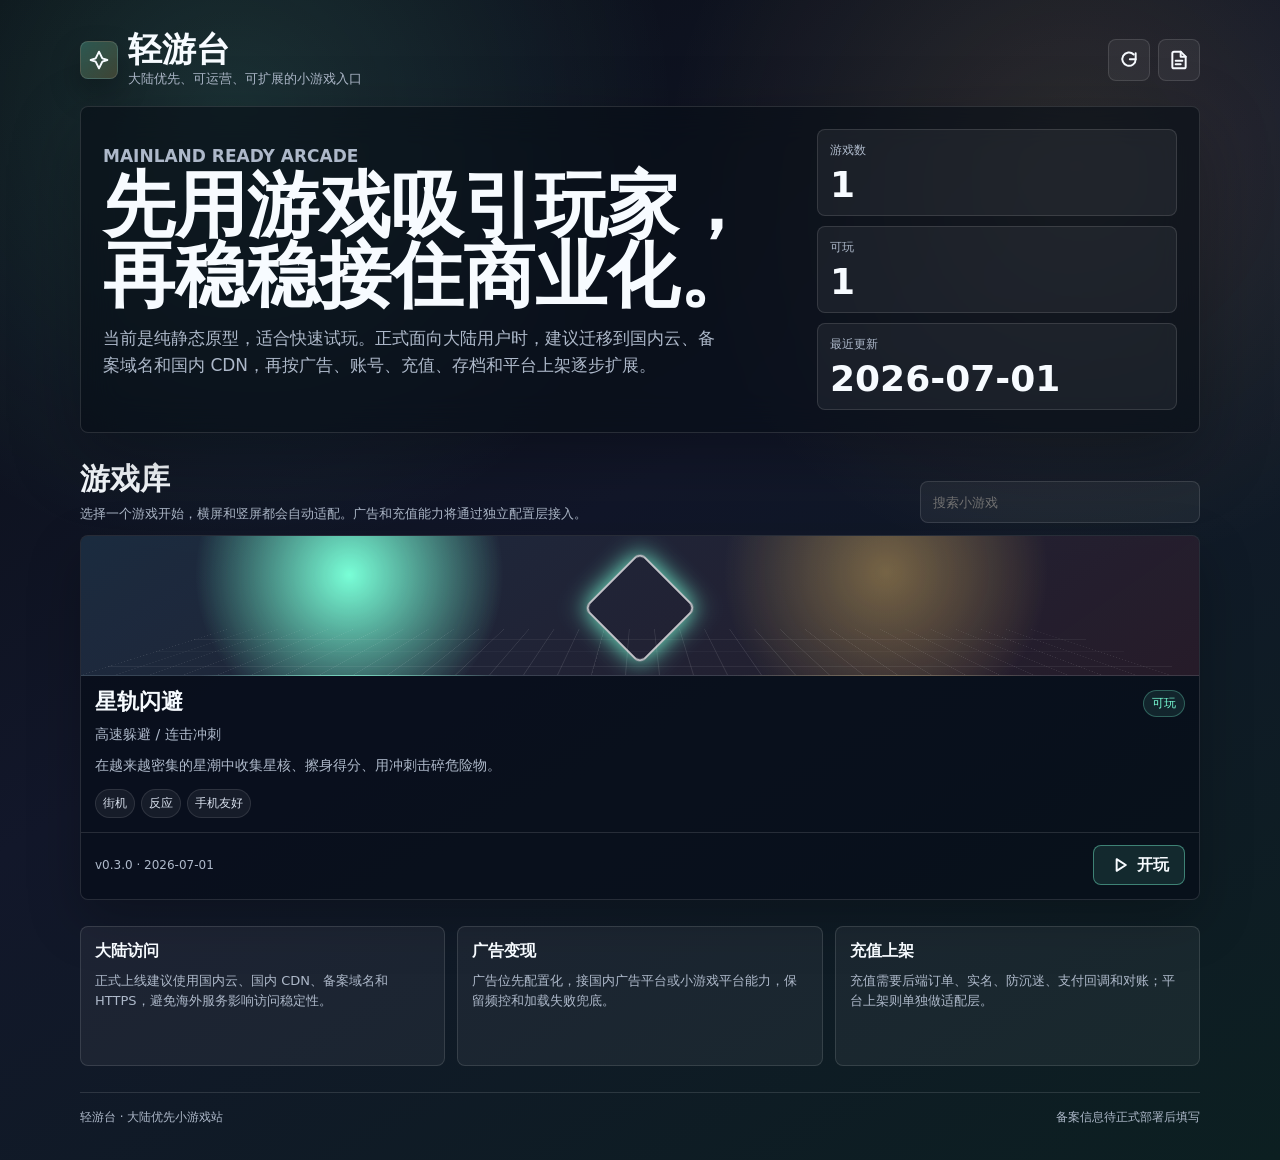
<file: index.html>
<!doctype html>
<html lang="zh-CN">
<head>
  <meta charset="utf-8">
  <meta name="viewport" content="width=device-width, initial-scale=1">
  <meta name="referrer" content="no-referrer">
  <meta http-equiv="Content-Security-Policy" content="default-src 'self'; script-src 'self'; style-src 'self'; img-src 'self' data:; media-src 'self'; connect-src 'self'; object-src 'none'; base-uri 'none'; frame-ancestors 'none'; form-action 'none'">
  <title>轻游台</title>
  <link rel="stylesheet" href="assets/arcade.css">
</head>
<body>
  <main class="shell">
    <header class="topbar">
      <a class="brand" href="./" aria-label="轻游台首页">
        <span class="brand-mark" aria-hidden="true">
          <svg viewBox="0 0 24 24">
            <path d="M12 2 16 10l6 2-6 2-4 8-4-8-6-2 6-2z"></path>
          </svg>
        </span>
        <span>
          <h1>轻游台</h1>
          <p>大陆优先、可运营、可扩展的小游戏入口</p>
        </span>
      </a>
      <div class="top-actions">
        <button class="action" type="button" data-refresh aria-label="刷新清单">
          <svg viewBox="0 0 24 24" aria-hidden="true">
            <path d="M20 11a8 8 0 1 1-2.34-5.66"></path>
            <path d="M20 4v7h-7"></path>
          </svg>
        </button>
        <a class="action" href="MAINLAND_OPERATION_PLAN.md" aria-label="大陆运营路线">
          <svg viewBox="0 0 24 24" aria-hidden="true">
            <path d="M14 2H6a2 2 0 0 0-2 2v16a2 2 0 0 0 2 2h12a2 2 0 0 0 2-2V8z"></path>
            <path d="M14 2v6h6"></path>
            <path d="M8 13h8"></path>
            <path d="M8 17h6"></path>
          </svg>
        </a>
      </div>
    </header>

    <section class="hero">
      <div class="hero-copy">
        <p class="eyebrow">MAINLAND READY ARCADE</p>
        <h2>先用游戏吸引玩家，再稳稳接住商业化。</h2>
        <p>当前是纯静态原型，适合快速试玩。正式面向大陆用户时，建议迁移到国内云、备案域名和国内 CDN，再按广告、账号、充值、存档和平台上架逐步扩展。</p>
      </div>
      <aside class="status-panel" aria-label="站点状态">
        <div class="metric">
          <small>游戏数</small>
          <strong data-total>0</strong>
        </div>
        <div class="metric">
          <small>可玩</small>
          <strong data-live>0</strong>
        </div>
        <div class="metric">
          <small>最近更新</small>
          <strong data-updated>-</strong>
        </div>
      </aside>
    </section>

    <section>
      <div class="section-head">
        <div>
          <h2>游戏库</h2>
        <p>选择一个游戏开始，横屏和竖屏都会自动适配。广告和充值能力将通过独立配置层接入。</p>
        </div>
        <input class="search" type="search" placeholder="搜索小游戏" aria-label="搜索小游戏" data-search>
      </div>
      <div class="games" data-games></div>
    </section>

    <section class="ops" aria-label="维护策略">
      <article class="ops-card">
        <h3>大陆访问</h3>
        <p>正式上线建议使用国内云、国内 CDN、备案域名和 HTTPS，避免海外服务影响访问稳定性。</p>
      </article>
      <article class="ops-card">
        <h3>广告变现</h3>
        <p>广告位先配置化，接国内广告平台或小游戏平台能力，保留频控和加载失败兜底。</p>
      </article>
      <article class="ops-card">
        <h3>充值上架</h3>
        <p>充值需要后端订单、实名、防沉迷、支付回调和对账；平台上架则单独做适配层。</p>
      </article>
    </section>

    <footer class="footer">
      <span>轻游台 · 大陆优先小游戏站</span>
      <span>备案信息待正式部署后填写</span>
    </footer>
  </main>
  <script src="assets/arcade.js" defer></script>
</body>
</html>
</file>
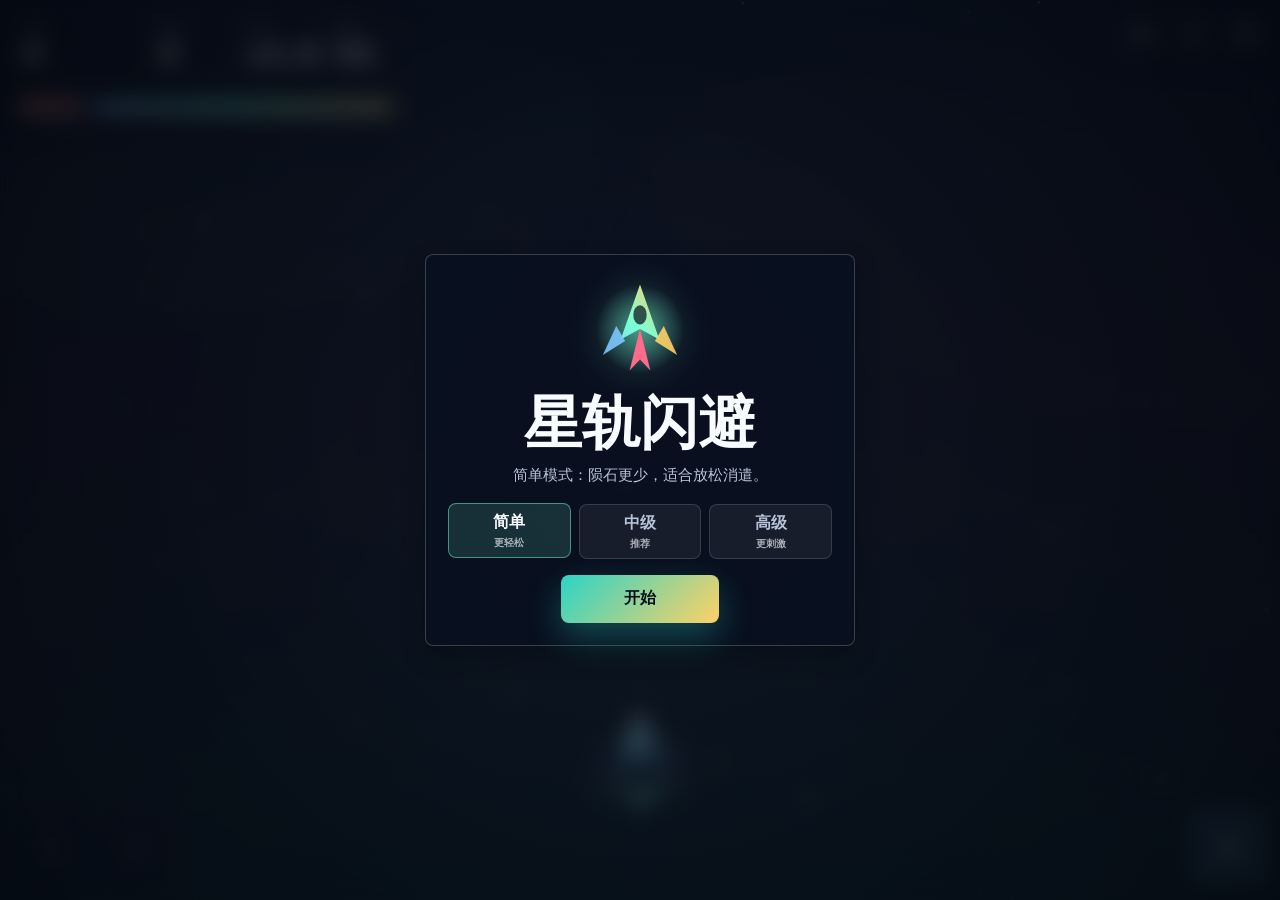
<file: star-dodge.html>
﻿<!doctype html>
<html lang="zh-CN">
<head>
  <meta charset="utf-8">
  <meta name="viewport" content="width=device-width, initial-scale=1, viewport-fit=cover">
  <title>星轨闪避</title>
  <style>
    :root {
      color-scheme: dark;
      font-family: Inter, "Microsoft YaHei", "PingFang SC", system-ui, sans-serif;
      --ink: #f8fbff;
      --muted: #b7c3d9;
      --panel: rgba(9, 14, 27, 0.7);
      --panel-strong: rgba(10, 17, 31, 0.88);
      --line: rgba(255, 255, 255, 0.16);
      --mint: #79ffd7;
      --gold: #ffd166;
      --rose: #ff6b8b;
      --sky: #7dc8ff;
      --violet: #b69cff;
    }

    * {
      box-sizing: border-box;
    }

    html,
    body {
      width: 100%;
      height: 100%;
      margin: 0;
      overflow: hidden;
      background:
        radial-gradient(circle at 18% 18%, rgba(39, 132, 152, 0.34), transparent 27%),
        radial-gradient(circle at 82% 12%, rgba(173, 96, 121, 0.26), transparent 31%),
        linear-gradient(158deg, #07101e 0%, #15101d 49%, #071f23 100%);
      color: var(--ink);
      touch-action: none;
      user-select: none;
    }

    button {
      font: inherit;
      color: inherit;
      border: 0;
    }

    .game-shell {
      position: fixed;
      inset: 0;
      display: grid;
      min-width: 280px;
      overflow: hidden;
    }

    canvas {
      position: absolute;
      inset: 0;
      width: 100%;
      height: 100%;
      display: block;
    }

    .hud {
      position: relative;
      z-index: 4;
      display: flex;
      align-items: flex-start;
      justify-content: space-between;
      gap: 12px;
      padding: max(12px, env(safe-area-inset-top)) max(12px, env(safe-area-inset-right)) 12px max(12px, env(safe-area-inset-left));
      pointer-events: none;
    }

    .hud-stack {
      display: grid;
      gap: 8px;
      max-width: min(620px, calc(100vw - 164px));
    }

    .stats {
      display: grid;
      grid-template-columns: minmax(86px, 1.35fr) repeat(3, minmax(58px, 0.85fr));
      gap: 8px;
    }

    .stat,
    .meter-panel {
      border: 1px solid var(--line);
      border-radius: 8px;
      background: var(--panel);
      box-shadow: 0 18px 42px rgba(0, 0, 0, 0.26);
      backdrop-filter: blur(18px);
    }

    .stat {
      min-height: 56px;
      padding: 8px 10px;
    }

    .stat small {
      display: block;
      color: var(--muted);
      font-size: 11px;
      line-height: 1.15;
      white-space: nowrap;
    }

    .stat strong {
      display: block;
      margin-top: 5px;
      font-size: clamp(18px, 4.2vw, 30px);
      line-height: 1;
      letter-spacing: 0;
      font-variant-numeric: tabular-nums;
      white-space: nowrap;
    }

    .meter-panel {
      display: grid;
      grid-template-columns: auto minmax(86px, 1fr);
      align-items: center;
      gap: 12px;
      min-height: 42px;
      padding: 8px 10px;
    }

    .life-row {
      display: flex;
      gap: 5px;
      align-items: center;
    }

    .life {
      width: 15px;
      height: 15px;
      border-radius: 4px;
      background: linear-gradient(145deg, var(--rose), #ffc56f);
      box-shadow: 0 0 14px rgba(255, 107, 139, 0.55);
      transform: rotate(45deg);
    }

    .life.empty {
      background: rgba(255, 255, 255, 0.15);
      box-shadow: none;
    }

    .dash-bar {
      position: relative;
      height: 12px;
      overflow: hidden;
      border-radius: 999px;
      background: rgba(255, 255, 255, 0.12);
      box-shadow: inset 0 0 0 1px rgba(255, 255, 255, 0.08);
    }

    .dash-bar span {
      position: absolute;
      inset: 0 auto 0 0;
      width: 0%;
      border-radius: inherit;
      background: linear-gradient(90deg, var(--sky), var(--mint), var(--gold));
      box-shadow: 0 0 18px rgba(121, 255, 215, 0.46);
      transition: width 110ms linear;
    }

    .dash-bar.ready span {
      animation: pulseBar 1.1s ease-in-out infinite;
    }

    @keyframes pulseBar {
      0%,
      100% {
        filter: brightness(1);
      }

      50% {
        filter: brightness(1.35);
      }
    }

    .actions {
      display: flex;
      gap: 8px;
      pointer-events: auto;
    }

    .icon-button,
    .touch-button,
    .start-button {
      cursor: pointer;
      transition: transform 140ms ease, background 140ms ease, border-color 140ms ease, filter 140ms ease;
    }

    .icon-button {
      width: 44px;
      height: 44px;
      display: inline-grid;
      place-items: center;
      border: 1px solid var(--line);
      border-radius: 8px;
      background: rgba(9, 15, 28, 0.7);
      box-shadow: 0 16px 34px rgba(0, 0, 0, 0.3);
      backdrop-filter: blur(16px);
    }

    .icon-button:hover,
    .touch-button:hover {
      background: rgba(37, 54, 82, 0.86);
      border-color: rgba(255, 255, 255, 0.28);
      transform: translateY(-1px);
    }

    .icon-button:active,
    .touch-button:active,
    .start-button:active {
      transform: translateY(1px) scale(0.98);
    }

    .icon-button svg,
    .touch-button svg {
      width: 22px;
      height: 22px;
      fill: none;
      stroke: currentColor;
      stroke-width: 2.35;
      stroke-linecap: round;
      stroke-linejoin: round;
    }

    .overlay {
      position: absolute;
      inset: 0;
      z-index: 5;
      display: grid;
      place-items: center;
      padding: 24px;
      background:
        radial-gradient(circle at center, rgba(19, 31, 49, 0.42), rgba(5, 8, 16, 0.74)),
        rgba(5, 8, 16, 0.38);
      backdrop-filter: blur(11px);
    }

    .dialog {
      width: min(430px, 100%);
      border: 1px solid rgba(255, 255, 255, 0.2);
      border-radius: 8px;
      background: var(--panel-strong);
      box-shadow: 0 28px 80px rgba(0, 0, 0, 0.45);
      padding: 22px;
      text-align: center;
    }

    .mark {
      width: 104px;
      aspect-ratio: 1;
      margin: 0 auto 14px;
      display: grid;
      place-items: center;
      animation: hoverMark 3.2s ease-in-out infinite;
    }

    .mark svg {
      width: 100%;
      height: 100%;
      filter: drop-shadow(0 0 22px rgba(121, 255, 215, 0.44));
    }

    @keyframes hoverMark {
      0%,
      100% {
        transform: translateY(0);
      }

      50% {
        transform: translateY(-6px);
      }
    }

    h1 {
      margin: 0;
      font-size: clamp(34px, 9vw, 58px);
      line-height: 0.98;
      letter-spacing: 0;
    }

    .dialog p {
      margin: 12px auto 18px;
      color: var(--muted);
      font-size: 15px;
      line-height: 1.5;
      max-width: 25em;
    }

    .mode-panel {
      display: grid;
      grid-template-columns: repeat(3, 1fr);
      gap: 8px;
      margin: 0 0 16px;
    }

    .mode-button {
      min-height: 54px;
      padding: 8px 6px;
      border: 1px solid rgba(255, 255, 255, 0.14);
      border-radius: 8px;
      background: rgba(255, 255, 255, 0.06);
      color: var(--muted);
      font-weight: 750;
      cursor: pointer;
      transition: transform 140ms ease, background 140ms ease, border-color 140ms ease, color 140ms ease;
    }

    .mode-button span {
      display: block;
      margin-top: 4px;
      font-size: 10px;
      font-weight: 650;
      line-height: 1.15;
      color: rgba(248, 251, 255, 0.66);
    }

    .mode-button:hover,
    .mode-button.active {
      transform: translateY(-1px);
      border-color: rgba(121, 255, 215, 0.48);
      background: rgba(121, 255, 215, 0.14);
      color: var(--ink);
    }

    .result-row {
      display: grid;
      grid-template-columns: repeat(3, 1fr);
      gap: 8px;
      margin: 16px 0 18px;
    }

    .result-item {
      min-height: 56px;
      padding: 8px;
      border: 1px solid rgba(255, 255, 255, 0.14);
      border-radius: 8px;
      background: rgba(255, 255, 255, 0.06);
    }

    .result-item small {
      display: block;
      color: var(--muted);
      font-size: 11px;
      line-height: 1.1;
    }

    .result-item strong {
      display: block;
      margin-top: 5px;
      font-size: clamp(17px, 4.8vw, 24px);
      line-height: 1;
      font-variant-numeric: tabular-nums;
      white-space: nowrap;
    }

    .start-button {
      min-width: 158px;
      height: 48px;
      padding: 0 24px;
      border-radius: 8px;
      background: linear-gradient(135deg, #2bd4c7, #ffd166);
      color: #07101e;
      font-weight: 850;
      box-shadow: 0 14px 34px rgba(43, 212, 199, 0.3);
    }

    .start-button:hover {
      filter: brightness(1.07);
      transform: translateY(-1px);
    }

    .touch-controls {
      position: absolute;
      z-index: 4;
      left: max(14px, env(safe-area-inset-left));
      right: max(14px, env(safe-area-inset-right));
      bottom: max(16px, env(safe-area-inset-bottom));
      display: flex;
      justify-content: space-between;
      pointer-events: none;
    }

    .touch-group {
      display: flex;
      gap: 10px;
      pointer-events: auto;
    }

    .touch-button {
      width: clamp(56px, 15vw, 74px);
      aspect-ratio: 1;
      display: grid;
      place-items: center;
      border: 1px solid var(--line);
      border-radius: 8px;
      background: rgba(10, 17, 31, 0.62);
      color: var(--ink);
      box-shadow: 0 16px 34px rgba(0, 0, 0, 0.28);
      backdrop-filter: blur(14px);
    }

    .touch-button.is-down,
    .touch-button.is-ready {
      background: rgba(125, 200, 255, 0.24);
      border-color: rgba(121, 255, 215, 0.42);
    }

    .coach {
      position: absolute;
      z-index: 4;
      left: 50%;
      bottom: max(104px, calc(env(safe-area-inset-bottom) + 96px));
      min-height: 34px;
      max-width: min(420px, calc(100vw - 32px));
      padding: 8px 12px;
      border: 1px solid rgba(121, 255, 215, 0.26);
      border-radius: 8px;
      background: rgba(7, 16, 30, 0.68);
      color: #f8fbff;
      box-shadow: 0 14px 32px rgba(0, 0, 0, 0.26);
      text-align: center;
      font-size: 13px;
      line-height: 1.35;
      transform: translateX(-50%);
      pointer-events: none;
      backdrop-filter: blur(12px);
      transition: opacity 160ms ease, transform 160ms ease;
    }

    .coach.hidden {
      display: block;
      opacity: 0;
      transform: translateX(-50%) translateY(8px);
    }

    .hidden {
      display: none;
    }

    body.low-power .stat,
    body.low-power .meter-panel,
    body.low-power .icon-button,
    body.low-power .touch-button,
    body.low-power .dialog {
      box-shadow: 0 10px 24px rgba(0, 0, 0, 0.22);
      backdrop-filter: none;
    }

    body.low-power .mark {
      animation: none;
    }

    body.low-power .dash-bar.ready span {
      animation: none;
    }

    @media (max-width: 640px) {
      .hud {
        gap: 8px;
      }

      .hud-stack {
        max-width: calc(100vw - 112px);
      }

      .stats {
        grid-template-columns: repeat(4, minmax(45px, 1fr));
        gap: 6px;
      }

      .stat {
        min-height: 48px;
        padding: 7px 7px;
      }

      .stat small,
      .result-item small {
        font-size: 10px;
      }

      .stat strong {
        font-size: clamp(15px, 4.8vw, 21px);
      }

      .meter-panel {
        min-height: 38px;
        gap: 8px;
        padding: 7px;
      }

      .life {
        width: 13px;
        height: 13px;
      }

      .actions {
        flex-direction: column;
        gap: 6px;
      }

      .icon-button {
        width: 40px;
        height: 40px;
      }

      .dialog {
        padding: 18px;
      }

      .mode-panel {
        gap: 6px;
      }

      .mode-button {
        min-height: 50px;
        padding: 7px 4px;
        font-size: 13px;
      }

      .mark {
        width: 88px;
      }

      .touch-button {
        width: clamp(62px, 17vw, 82px);
      }

      #dashButton {
        width: clamp(74px, 21vw, 96px);
      }

      .coach {
        bottom: max(112px, calc(env(safe-area-inset-bottom) + 104px));
        font-size: 12px;
      }
    }

    @media (max-height: 560px) {
      .touch-controls {
        display: none;
      }
    }
  </style>
</head>
<body>
  <main class="game-shell" aria-label="星轨闪避">
    <canvas id="game" aria-hidden="true"></canvas>

    <header class="hud" aria-live="polite">
      <div class="hud-stack">
        <div class="stats">
          <div class="stat">
            <small>分数</small>
            <strong id="score">0</strong>
          </div>
          <div class="stat">
            <small>最高</small>
            <strong id="best">0</strong>
          </div>
          <div class="stat">
            <small>连击</small>
            <strong id="combo">x1.0</strong>
          </div>
          <div class="stat">
            <small>星域</small>
            <strong id="sector">01</strong>
          </div>
        </div>
        <div class="meter-panel">
          <div class="life-row" id="lives"></div>
          <div class="dash-bar" id="dashBar"><span id="dashFill"></span></div>
        </div>
      </div>

      <div class="actions">
        <button class="icon-button" id="soundButton" type="button" aria-label="音乐与音效">
          <svg id="soundIcon" viewBox="0 0 24 24" aria-hidden="true">
            <path d="M11 5 6 9H3v6h3l5 4Z"></path>
            <path d="M16 9.5a4 4 0 0 1 0 5"></path>
            <path d="M19 7a8 8 0 0 1 0 10"></path>
          </svg>
        </button>
        <button class="icon-button" id="pauseButton" type="button" aria-label="暂停">
          <svg viewBox="0 0 24 24" aria-hidden="true">
            <path d="M9 5v14"></path>
            <path d="M15 5v14"></path>
          </svg>
        </button>
        <button class="icon-button" id="restartButton" type="button" aria-label="重开">
          <svg viewBox="0 0 24 24" aria-hidden="true">
            <path d="M20 11a8 8 0 1 1-2.34-5.66"></path>
            <path d="M20 4v7h-7"></path>
          </svg>
        </button>
      </div>
    </header>

    <section class="overlay" id="overlay">
      <div class="dialog">
        <div class="mark" aria-hidden="true">
          <svg viewBox="0 0 140 140">
            <defs>
              <linearGradient id="shipPaint" x1="23" x2="113" y1="118" y2="18" gradientUnits="userSpaceOnUse">
                <stop stop-color="#7dc8ff"></stop>
                <stop offset="0.48" stop-color="#79ffd7"></stop>
                <stop offset="1" stop-color="#ffd166"></stop>
              </linearGradient>
              <radialGradient id="aura" cx="50%" cy="50%" r="50%">
                <stop stop-color="#79ffd7" stop-opacity="0.48"></stop>
                <stop offset="1" stop-color="#79ffd7" stop-opacity="0"></stop>
              </radialGradient>
            </defs>
            <circle cx="70" cy="70" r="60" fill="url(#aura)"></circle>
            <path d="M70 10 96 84 70 70 44 84Z" fill="url(#shipPaint)"></path>
            <path d="M70 70 84 126 70 111 56 126Z" fill="#ff6b8b"></path>
            <path d="M50 86 20 105 38 66Z" fill="#7dc8ff" opacity="0.9"></path>
            <path d="M90 86 120 105 102 66Z" fill="#ffd166" opacity="0.9"></path>
            <ellipse cx="70" cy="51" rx="9" ry="13" fill="#07101e" opacity="0.72"></ellipse>
          </svg>
        </div>
        <h1 id="overlayTitle">星轨闪避</h1>
        <p id="overlayText">穿过星潮，夺回星核。</p>
        <div class="mode-panel" id="modePanel" aria-label="难度模式">
          <button class="mode-button active" type="button" data-mode="easy">简单<span>更轻松</span></button>
          <button class="mode-button" type="button" data-mode="normal">中级<span>推荐</span></button>
          <button class="mode-button" type="button" data-mode="hard">高级<span>更刺激</span></button>
        </div>
        <div class="result-row" id="resultRow">
          <div class="result-item">
            <small>本局</small>
            <strong id="resultScore">0</strong>
          </div>
          <div class="result-item">
            <small>最高</small>
            <strong id="resultBest">0</strong>
          </div>
          <div class="result-item">
            <small>评级</small>
            <strong id="resultRank">C</strong>
          </div>
          <div class="result-item">
            <small>存活</small>
            <strong id="resultTime">0s</strong>
          </div>
          <div class="result-item">
            <small>最高连击</small>
            <strong id="resultCombo">x1.0</strong>
          </div>
          <div class="result-item">
            <small>擦身</small>
            <strong id="resultNear">0</strong>
          </div>
        </div>
        <button class="start-button" id="startButton" type="button">开始</button>
      </div>
    </section>

    <div class="coach hidden" id="coach">按住屏幕拖动飞船，右下角闪电可冲刺。</div>

    <nav class="touch-controls" aria-label="移动">
      <div class="touch-group">
        <button class="touch-button" id="leftButton" type="button" aria-label="左移">
          <svg viewBox="0 0 24 24" aria-hidden="true">
            <path d="m15 18-6-6 6-6"></path>
          </svg>
        </button>
        <button class="touch-button" id="rightButton" type="button" aria-label="右移">
          <svg viewBox="0 0 24 24" aria-hidden="true">
            <path d="m9 18 6-6-6-6"></path>
          </svg>
        </button>
      </div>
      <button class="touch-button" id="dashButton" type="button" aria-label="冲刺">
        <svg viewBox="0 0 24 24" aria-hidden="true">
          <path d="m13 2-8 12h7l-1 8 8-12h-7z"></path>
        </svg>
      </button>
    </nav>
  </main>

  <script>
    (() => {
      const canvas = document.getElementById("game");
      const ctx = canvas.getContext("2d");
      const scoreEl = document.getElementById("score");
      const bestEl = document.getElementById("best");
      const comboEl = document.getElementById("combo");
      const sectorEl = document.getElementById("sector");
      const livesEl = document.getElementById("lives");
      const dashBar = document.getElementById("dashBar");
      const dashFill = document.getElementById("dashFill");
      const overlay = document.getElementById("overlay");
      const overlayTitle = document.getElementById("overlayTitle");
      const overlayText = document.getElementById("overlayText");
      const resultRow = document.getElementById("resultRow");
      const resultScore = document.getElementById("resultScore");
      const resultBest = document.getElementById("resultBest");
      const resultRank = document.getElementById("resultRank");
      const resultTime = document.getElementById("resultTime");
      const resultCombo = document.getElementById("resultCombo");
      const resultNear = document.getElementById("resultNear");
      const coach = document.getElementById("coach");
      const startButton = document.getElementById("startButton");
      const soundButton = document.getElementById("soundButton");
      const soundIcon = document.getElementById("soundIcon");
      const pauseButton = document.getElementById("pauseButton");
      const restartButton = document.getElementById("restartButton");
      const leftButton = document.getElementById("leftButton");
      const rightButton = document.getElementById("rightButton");
      const dashButton = document.getElementById("dashButton");
      const modePanel = document.getElementById("modePanel");
      const modeButtons = [...document.querySelectorAll(".mode-button")];

      const storage = {
        get(key, fallback) {
          try {
            const value = localStorage.getItem(key);
            return value === null ? fallback : value;
          } catch (_) {
            return fallback;
          }
        },
        set(key, value) {
          try {
            localStorage.setItem(key, value);
          } catch (_) {
            return false;
          }
          return true;
        },
      };

      const state = {
        width: 0,
        height: 0,
        dpr: 1,
        playing: false,
        paused: false,
        ended: false,
        mode: storage.get("starDodgeModeV1", "easy"),
        score: 0,
        best: Number(storage.get("starDodgeBestV2", storage.get("starDodgeBest", 0)) || 0),
        lives: 3,
        maxLives: 3,
        combo: 0,
        comboTimer: 0,
        multiplier: 1,
        maxCombo: 0,
        nearMisses: 0,
        hitsTaken: 0,
        coachText: "",
        coachTimer: 0,
        sector: 1,
        time: 0,
        scroll: 0,
        spawnTimer: 0,
        waveTimer: 3.4,
        dashCharge: 1,
        dashActive: 0,
        invincible: 0,
        shake: 0,
        flash: 0,
        objects: [],
        particles: [],
        floaters: [],
        shockwaves: [],
        stars: [],
        nebulae: [],
        perf: {
          mobile: false,
          lowPower: false,
          maxParticles: 140,
          maxTrail: 7,
          starDensity: 7600,
          nebulaCount: 5,
          drawNebulaEveryFrame: true,
          drawObjectTrails: true,
          drawPlayerGlow: true,
          targetDpr: 2,
        },
        keys: new Set(),
        pointerX: null,
        muted: storage.get("starDodgeMutedV2", "0") === "1",
      };

      const player = {
        x: 0,
        y: 0,
        radius: 24,
        vx: 0,
        lean: 0,
        trail: [],
      };

      let audioCtx = null;
      let music = null;

      const modes = {
        easy: {
          label: "简单",
          difficulty: 0.82,
          speed: 0.86,
          spawn: 1.22,
          meteorCount: 0.7,
          meteorSize: 1.18,
          score: 0.9,
          lives: 4,
          intro: "简单模式：陨石更少，适合放松消遣。",
        },
        normal: {
          label: "中级",
          difficulty: 1,
          speed: 1,
          spawn: 1,
          meteorCount: 0.86,
          meteorSize: 1.22,
          score: 1,
          lives: 3,
          intro: "中级模式：节奏均衡，适合朋友试玩。",
        },
        hard: {
          label: "高级",
          difficulty: 1.18,
          speed: 1.12,
          spawn: 0.84,
          meteorCount: 1,
          meteorSize: 1.3,
          score: 1.14,
          lives: 3,
          intro: "高级模式：速度更快，得分也更高。",
        },
      };

      function clamp(value, min, max) {
        return Math.max(min, Math.min(max, value));
      }

      function rand(min, max) {
        return min + Math.random() * (max - min);
      }

      function pick(list) {
        return list[Math.floor(Math.random() * list.length)];
      }

      function currentMode() {
        return modes[state.mode] || modes.easy;
      }

      function setMode(mode) {
        if (!modes[mode]) return;
        state.mode = mode;
        storage.set("starDodgeModeV1", mode);
        modeButtons.forEach((button) => button.classList.toggle("active", button.dataset.mode === mode));
        if (!state.playing || state.ended) {
          overlayText.textContent = currentMode().intro;
        }
      }

      function formatScore(value) {
        return String(Math.max(0, Math.floor(value)));
      }

      function formatTime(value) {
        return `${Math.max(0, Math.floor(value))}s`;
      }

      function rankFor(score) {
        if (score >= 4200) return "S";
        if (score >= 2800) return "A";
        if (score >= 1500) return "B";
        if (score >= 700) return "C";
        return "D";
      }

      function nextRankHint(score) {
        const ladder = [
          { rank: "C", score: 700 },
          { rank: "B", score: 1500 },
          { rank: "A", score: 2800 },
          { rank: "S", score: 4200 },
        ];
        const next = ladder.find((item) => score < item.score);
        if (!next) return "已达到最高评级";
        return `距 ${next.rank} 级还差 ${Math.ceil(next.score - score)} 分`;
      }

      function setCoach(text, duration = 2.6) {
        state.coachText = text;
        state.coachTimer = duration;
        coach.textContent = text;
        coach.classList.remove("hidden");
      }

      function updateCoach(dt) {
        if (state.coachTimer <= 0) return;
        state.coachTimer -= dt;
        if (state.coachTimer <= 0) {
          coach.classList.add("hidden");
        }
      }

      function configurePerformance() {
        const coarsePointer = matchMedia("(pointer: coarse)").matches;
        const narrow = Math.min(window.innerWidth, window.innerHeight) < 760;
        const memory = navigator.deviceMemory || 4;
        state.perf.mobile = coarsePointer || narrow;
        state.perf.lowPower = state.perf.mobile || memory <= 4;
        state.perf.targetDpr = state.perf.lowPower ? Math.min(window.devicePixelRatio || 1, 1.35) : Math.min(window.devicePixelRatio || 1, 2);
        state.perf.starDensity = state.perf.lowPower ? 10500 : 5200;
        state.perf.nebulaCount = state.perf.lowPower ? 2 : 5;
        state.perf.maxParticles = state.perf.lowPower ? 72 : 140;
        state.perf.maxTrail = state.perf.lowPower ? 3 : 7;
        state.perf.drawNebulaEveryFrame = !state.perf.lowPower;
        state.perf.drawObjectTrails = !state.perf.lowPower;
        state.perf.drawPlayerGlow = !state.perf.lowPower;
        document.body.classList.toggle("low-power", state.perf.lowPower);
      }

      function ensureAudio() {
        if (state.muted) return null;
        if (!audioCtx) {
          const AudioContext = window.AudioContext || window.webkitAudioContext;
          if (!AudioContext) return null;
          audioCtx = new AudioContext();
        }
        if (audioCtx.state === "suspended") audioCtx.resume();
        return audioCtx;
      }

      function tone(freq, duration, type = "sine", gain = 0.045, glide = 1) {
        const ac = ensureAudio();
        if (!ac) return;
        const osc = ac.createOscillator();
        const amp = ac.createGain();
        const now = ac.currentTime;
        osc.type = type;
        osc.frequency.setValueAtTime(freq, now);
        osc.frequency.exponentialRampToValueAtTime(Math.max(30, freq * glide), now + duration);
        amp.gain.setValueAtTime(0.0001, now);
        amp.gain.exponentialRampToValueAtTime(gain, now + 0.015);
        amp.gain.exponentialRampToValueAtTime(0.0001, now + duration);
        osc.connect(amp).connect(ac.destination);
        osc.start(now);
        osc.stop(now + duration + 0.02);
      }

      function playSound(name) {
        if (state.muted) return;
        if (name === "collect") {
          tone(720, 0.09, "triangle", 0.035, 1.35);
          setTimeout(() => tone(980, 0.08, "triangle", 0.025, 1.12), 35);
        } else if (name === "hit") {
          tone(190, 0.18, "sawtooth", 0.055, 0.52);
        } else if (name === "dash") {
          tone(320, 0.2, "square", 0.028, 2.8);
          tone(82, 0.24, "sine", 0.032, 0.78);
        } else if (name === "shield") {
          tone(520, 0.1, "sine", 0.03, 1.5);
          setTimeout(() => tone(860, 0.14, "sine", 0.03, 1.18), 45);
        } else if (name === "start") {
          tone(440, 0.08, "triangle", 0.035, 1.45);
          setTimeout(() => tone(660, 0.1, "triangle", 0.035, 1.18), 55);
        }
      }

      function scheduleMusic(ac, startAt) {
        const master = ac.createGain();
        const filter = ac.createBiquadFilter();
        const delay = ac.createDelay(0.45);
        const feedback = ac.createGain();
        const wet = ac.createGain();
        const bassNotes = [110, 110, 146.83, 130.81, 98, 98, 130.81, 146.83];
        const leadNotes = [440, 523.25, 659.25, 587.33, 523.25, 440, 392, 329.63];
        const step = 0.24;

        master.gain.value = 0.13;
        filter.type = "lowpass";
        filter.frequency.value = 1600;
        filter.Q.value = 0.7;
        delay.delayTime.value = 0.18;
        feedback.gain.value = 0.28;
        wet.gain.value = 0.15;

        master.connect(filter).connect(ac.destination);
        master.connect(delay).connect(wet).connect(ac.destination);
        delay.connect(feedback).connect(delay);

        for (let i = 0; i < 32; i += 1) {
          const t = startAt + i * step;
          const bass = ac.createOscillator();
          const bassAmp = ac.createGain();
          bass.type = "triangle";
          bass.frequency.value = bassNotes[i % bassNotes.length];
          bassAmp.gain.setValueAtTime(0.0001, t);
          bassAmp.gain.exponentialRampToValueAtTime(i % 2 === 0 ? 0.26 : 0.16, t + 0.015);
          bassAmp.gain.exponentialRampToValueAtTime(0.0001, t + step * 0.82);
          bass.connect(bassAmp).connect(master);
          bass.start(t);
          bass.stop(t + step);

          if (i % 2 === 0) {
            const lead = ac.createOscillator();
            const leadAmp = ac.createGain();
            lead.type = "square";
            lead.frequency.value = leadNotes[(i / 2) % leadNotes.length];
            leadAmp.gain.setValueAtTime(0.0001, t + 0.04);
            leadAmp.gain.exponentialRampToValueAtTime(0.095, t + 0.06);
            leadAmp.gain.exponentialRampToValueAtTime(0.0001, t + step * 1.4);
            lead.connect(leadAmp).connect(master);
            lead.start(t + 0.04);
            lead.stop(t + step * 1.5);
          }

          if (i % 4 === 2) {
            const noiseBuffer = ac.createBuffer(1, ac.sampleRate * 0.045, ac.sampleRate);
            const data = noiseBuffer.getChannelData(0);
            for (let j = 0; j < data.length; j += 1) data[j] = Math.random() * 2 - 1;
            const noise = ac.createBufferSource();
            const noiseAmp = ac.createGain();
            const noiseFilter = ac.createBiquadFilter();
            noise.buffer = noiseBuffer;
            noiseFilter.type = "highpass";
            noiseFilter.frequency.value = 4200;
            noiseAmp.gain.setValueAtTime(0.0001, t);
            noiseAmp.gain.exponentialRampToValueAtTime(0.05, t + 0.008);
            noiseAmp.gain.exponentialRampToValueAtTime(0.0001, t + 0.045);
            noise.connect(noiseFilter).connect(noiseAmp).connect(master);
            noise.start(t);
            noise.stop(t + 0.05);
          }
        }

        return {
          master,
          stopAt: startAt + 32 * step,
        };
      }

      function startMusic() {
        if (state.muted || music) return;
        const ac = ensureAudio();
        if (!ac) return;
        tone(330, 0.08, "triangle", 0.035, 1.2);
        const loop = () => {
          if (!music || state.muted) return;
          const now = ac.currentTime;
          if (music.nextAt - now < 1.2) {
            const scheduled = scheduleMusic(ac, music.nextAt);
            music.nodes.push(scheduled);
            music.nextAt = scheduled.stopAt;
            music.nodes = music.nodes.filter((entry) => {
              if (entry.stopAt + 1.5 > now) return true;
              try {
                entry.master.disconnect();
              } catch (_) {
                // The node may already be disconnected.
              }
              return false;
            });
          }
          music.timer = setTimeout(loop, 600);
        };
        music = {
          nextAt: ac.currentTime + 0.05,
          timer: null,
          nodes: [],
        };
        loop();
      }

      function stopMusic() {
        if (!music) return;
        clearTimeout(music.timer);
        for (const entry of music.nodes) {
          try {
            entry.master.gain.exponentialRampToValueAtTime(0.0001, (audioCtx?.currentTime || 0) + 0.08);
            setTimeout(() => {
              try {
                entry.master.disconnect();
              } catch (_) {
                // The node may already be disconnected.
              }
            }, 140);
          } catch (_) {
            // Audio nodes may already be stopped.
          }
        }
        music = null;
      }

      function updateSoundIcon() {
        soundIcon.innerHTML = state.muted
          ? '<path d="M11 5 6 9H3v6h3l5 4Z"></path><path d="m17 9 4 6"></path><path d="m21 9-4 6"></path>'
          : '<path d="M11 5 6 9H3v6h3l5 4Z"></path><path d="M16 9.5a4 4 0 0 1 0 5"></path><path d="M19 7a8 8 0 0 1 0 10"></path>';
      }

      function resize() {
        configurePerformance();
        state.dpr = state.perf.targetDpr;
        state.width = window.innerWidth;
        state.height = window.innerHeight;
        canvas.width = Math.floor(state.width * state.dpr);
        canvas.height = Math.floor(state.height * state.dpr);
        ctx.setTransform(state.dpr, 0, 0, state.dpr, 0, 0);
        player.y = state.height - clamp(state.height * 0.16, 88, 140);
        player.x = clamp(player.x || state.width / 2, 42, state.width - 42);
        seedSpace();
      }

      function seedSpace() {
        const count = clamp(Math.round((state.width * state.height) / state.perf.starDensity), state.perf.lowPower ? 58 : 115, state.perf.lowPower ? 150 : 360);
        state.stars = Array.from({ length: count }, () => ({
          x: Math.random() * state.width,
          y: Math.random() * state.height,
          r: rand(0.45, 2.8),
          depth: rand(0.35, 1.45),
          alpha: rand(0.28, 0.94),
          twinkle: rand(0.8, 2.5),
          color: pick(["#f8fbff", "#7dc8ff", "#79ffd7", "#ffd166"]),
          flare: Math.random() > 0.88,
        }));
        state.nebulae = Array.from({ length: state.perf.nebulaCount }, (_, index) => ({
          x: (index / Math.max(1, state.perf.nebulaCount - 1)) * state.width + rand(-80, 80),
          y: rand(80, state.height * 0.75),
          r: rand(140, 340),
          color: pick(["rgba(125,200,255,0.15)", "rgba(255,107,139,0.13)", "rgba(121,255,215,0.11)", "rgba(255,209,102,0.1)"]),
          drift: rand(0.15, 0.42),
        }));
      }

      function updateHud() {
        const score = Math.floor(state.score);
        state.best = Math.max(state.best, score);
        scoreEl.textContent = formatScore(state.score);
        bestEl.textContent = formatScore(state.best);
        comboEl.textContent = `x${state.multiplier.toFixed(1)}`;
        sectorEl.textContent = String(state.sector).padStart(2, "0");
        dashFill.style.width = `${Math.round(state.dashCharge * 100)}%`;
        dashBar.classList.toggle("ready", state.dashCharge >= 1);
        dashButton.classList.toggle("is-ready", state.dashCharge >= 1);
        livesEl.innerHTML = "";
        for (let i = 0; i < state.maxLives; i += 1) {
          const life = document.createElement("span");
          life.className = `life${i >= state.lives ? " empty" : ""}`;
          livesEl.appendChild(life);
        }
      }

      function showOverlay(title, text, label, showResults = false) {
        overlayTitle.textContent = title;
        overlayText.textContent = text;
        startButton.textContent = label;
        modePanel.classList.toggle("hidden", showResults || state.paused);
        resultRow.classList.toggle("hidden", !showResults);
        if (showResults) {
          resultScore.textContent = formatScore(state.score);
          resultBest.textContent = formatScore(state.best);
          resultRank.textContent = rankFor(state.score);
          resultTime.textContent = formatTime(state.time);
          resultCombo.textContent = `x${(1 + Math.min(3, state.maxCombo * 0.07)).toFixed(1)}`;
          resultNear.textContent = String(state.nearMisses);
        }
        overlay.classList.remove("hidden");
      }

      function reset() {
        const mode = currentMode();
        playSound("start");
        startMusic();
        state.playing = true;
        state.paused = false;
        state.ended = false;
        state.score = 0;
        state.maxLives = mode.lives;
        state.lives = state.maxLives;
        state.combo = 0;
        state.comboTimer = 0;
        state.multiplier = 1;
        state.maxCombo = 0;
        state.nearMisses = 0;
        state.hitsTaken = 0;
        state.coachTimer = 0;
        coach.classList.add("hidden");
        state.sector = 1;
        state.time = 0;
        state.scroll = 0;
        state.spawnTimer = 0.22;
        state.waveTimer = 1.8;
        state.dashCharge = 1;
        state.dashActive = 0;
        state.invincible = 1.2;
        state.shake = 0;
        state.flash = 0;
        state.objects = [];
        state.particles = [];
        state.floaters = [];
        state.shockwaves = [];
        state.keys.clear();
        state.pointerX = null;
        player.x = state.width / 2;
        player.vx = 0;
        player.lean = 0;
        player.trail = [];
        overlay.classList.add("hidden");
        setCoach(`${mode.label}模式 · ${state.perf.mobile ? "按住屏幕横向拖动，右下角闪电可冲刺。" : "方向键或 A/D 移动，空格冲刺。"}`, 4.2);
        updateHud();
      }

      function setPause(paused) {
        if (!state.playing || state.ended) return;
        state.paused = paused;
        if (paused) {
          stopMusic();
          showOverlay("星潮静止", "引擎保持待命。", "继续", false);
        } else {
          overlay.classList.add("hidden");
          state.lastTime = performance.now();
          startMusic();
        }
      }

      function endGame() {
        state.ended = true;
        state.playing = false;
        state.best = Math.max(state.best, Math.floor(state.score));
        storage.set("starDodgeBestV2", String(state.best));
        playSound("hit");
        stopMusic();
        updateHud();
        showOverlay("航线中断", `存活 ${formatTime(state.time)} · 擦身 ${state.nearMisses} 次 · ${nextRankHint(state.score)}`, "再来一局", true);
      }

      function addFloater(text, x, y, color = "#f8fbff") {
        state.floaters.push({
          text,
          x,
          y,
          vy: -44,
          life: 0.95,
          maxLife: 0.95,
          color,
        });
      }

      function addParticles(x, y, color, count, force, spread = Math.PI * 2) {
        const budget = state.perf.maxParticles - state.particles.length;
        if (budget <= 0) return;
        const actualCount = Math.min(state.perf.lowPower ? Math.ceil(count * 0.45) : count, budget);
        for (let i = 0; i < actualCount; i += 1) {
          const angle = -Math.PI / 2 + rand(-spread / 2, spread / 2);
          const speed = rand(force * 0.24, force);
          state.particles.push({
            x,
            y,
            vx: Math.cos(angle) * speed,
            vy: Math.sin(angle) * speed,
            life: rand(0.32, 0.82),
            maxLife: 0.82,
            r: rand(1.2, 4.2),
            color,
          });
        }
      }

      function addShockwave(x, y, color = "#79ffd7", size = 128) {
        state.shockwaves.push({
          x,
          y,
          r: 16,
          target: size,
          life: 0.42,
          maxLife: 0.42,
          color,
        });
      }

      function makeMeteorShape(points, radius) {
        return Array.from({ length: points }, (_, index) => {
          const a = (index / points) * Math.PI * 2;
          return {
            x: Math.cos(a) * radius * rand(0.72, 1.1),
            y: Math.sin(a) * radius * rand(0.72, 1.08),
          };
        });
      }

      function makeObject(type, x = null, y = null) {
        const mode = currentMode();
        const difficulty = Math.min(2.45, (1.2 + state.time / 38) * mode.difficulty);
        const radius = type === "meteor" ? rand(29, 46) * mode.meteorSize : type === "shard" ? rand(18, 28) : type === "shield" ? 20 : rand(15, 22);
        return {
          type,
          x: x ?? rand(radius + 18, state.width - radius - 18),
          y: y ?? -radius - rand(24, 90),
          radius,
          speed: (type === "meteor" ? rand(132, 232) : type === "shard" ? rand(184, 306) : rand(150, 246)) * difficulty * mode.speed,
          drift: rand(-38, 38),
          sway: rand(0, Math.PI * 2),
          spin: rand(-2.2, 2.2),
          angle: rand(0, Math.PI * 2),
          trail: [],
          nearMissed: false,
          shape: type === "meteor" ? makeMeteorShape(12, radius) : null,
          color: type === "shard" ? pick(["#b69cff", "#7dc8ff", "#ff6b8b"]) : "#ffd166",
        };
      }

      function spawnLine(type, count, yOffset = 0) {
        const spacing = state.width / (count + 1);
        for (let i = 0; i < count; i += 1) {
          state.objects.push(makeObject(type, spacing * (i + 1) + rand(-18, 18), -40 - yOffset - i * 18));
        }
      }

      function spawnWave() {
        const mode = currentMode();
        const roll = Math.random();
        if (state.time < 3.2) {
          state.objects.push(makeObject("core"));
          return;
        }
        if (state.time < 10) {
          if (roll < 0.68) {
            state.objects.push(makeObject("core"));
          } else if (roll < 0.88) {
            spawnLine("core", 3, rand(0, 20));
          } else {
            const meteor = makeObject("meteor");
            meteor.speed *= 0.58;
            meteor.radius *= 0.92;
            state.objects.push(meteor);
          }
          return;
        }
        if (state.lives < state.maxLives && roll > 0.91) {
          state.objects.push(makeObject("shield"));
          return;
        }

        if (roll < 0.22) {
          state.objects.push(makeObject("core"));
          if (state.time > 8 && Math.random() > 0.56) state.objects.push(makeObject("shard"));
        } else if (roll < 0.5) {
          spawnLine("core", Math.random() > 0.45 ? 4 : 5, rand(0, 30));
        } else if (roll < 0.72) {
          state.objects.push(makeObject("meteor"));
          if (state.time > 10 && Math.random() > 0.42) state.objects.push(makeObject("core"));
        } else {
          state.objects.push(makeObject("shard"));
          if (state.time > 10 && Math.random() < mode.meteorCount * 0.42) state.objects.push(makeObject(Math.random() > 0.52 ? "meteor" : "core"));
        }
      }

      function triggerDash() {
        if (!state.playing || state.paused || state.ended || state.dashCharge < 1) return;
        state.dashCharge = 0;
        state.dashActive = 0.44;
        state.invincible = Math.max(state.invincible, 0.56);
        state.shake = Math.max(state.shake, 0.12);
        state.flash = Math.max(state.flash, 0.12);
        addShockwave(player.x, player.y, "#7dc8ff", 220);
        addParticles(player.x, player.y + 16, "#7dc8ff", 34, 270, Math.PI * 1.25);
        playSound("dash");
        updateHud();
      }

      function collectObject(object) {
        if (object.type === "core") {
          state.combo += 1;
          state.maxCombo = Math.max(state.maxCombo, state.combo);
          state.comboTimer = 3.1;
          state.multiplier = 1 + Math.min(3, state.combo * 0.07);
          const gain = Math.round(12 * state.multiplier + Math.min(state.combo, 16));
          state.score += gain;
          addFloater(`+${gain}`, object.x, object.y, "#ffd166");
          addParticles(object.x, object.y, "#ffd166", 18, 180);
          playSound("collect");
        } else if (object.type === "shield") {
          state.lives = Math.min(state.maxLives, state.lives + 1);
          state.invincible = 1.5;
          state.score += 35;
          addFloater("+Shield", object.x, object.y, "#79ffd7");
          addShockwave(object.x, object.y, "#79ffd7", 150);
          addParticles(object.x, object.y, "#79ffd7", 26, 220);
          playSound("shield");
        } else if (state.dashActive > 0) {
          const gain = object.type === "meteor" ? 45 : 32;
          state.score += gain;
          addFloater(`Break +${gain}`, object.x, object.y, "#7dc8ff");
          addShockwave(object.x, object.y, "#7dc8ff", 130);
          addParticles(object.x, object.y, object.type === "meteor" ? "#ffb06b" : object.color, 28, 240);
        } else if (state.invincible <= 0) {
          state.combo = 0;
          state.comboTimer = 0;
          state.multiplier = 1;
          state.lives -= 1;
          state.hitsTaken += 1;
          state.shake = 0.28;
          state.flash = 0.2;
          state.invincible = 1.35;
          addFloater("-Energy", player.x, player.y - 34, "#ff6b8b");
          addShockwave(player.x, player.y, "#ff6b8b", 190);
          addParticles(player.x, player.y, "#ff6b8b", 34, 260);
          playSound("hit");
          if (state.lives <= 0) endGame();
        }
        updateHud();
      }

      function update(dt) {
        if (!state.playing || state.paused) return;

        const mode = currentMode();
        const difficulty = Math.min(2.35, (1.18 + state.time / 42) * mode.difficulty);
        state.time += dt;
        updateCoach(dt);
        state.scroll += dt * (126 + difficulty * 72) * mode.speed;
        state.sector = 1 + Math.floor(state.score / 450);
        state.spawnTimer -= dt;
        state.waveTimer -= dt;
        state.invincible = Math.max(0, state.invincible - dt);
        state.dashActive = Math.max(0, state.dashActive - dt);
        state.shake = Math.max(0, state.shake - dt);
        state.flash = Math.max(0, state.flash - dt);
        state.dashCharge = clamp(state.dashCharge + dt / 1.85, 0, 1);
        state.score += dt * (8 + difficulty * 7) * state.multiplier * mode.score;

        if (state.comboTimer > 0) {
          state.comboTimer -= dt;
          if (state.comboTimer <= 0) {
            state.combo = Math.max(0, Math.floor(state.combo * 0.45));
            state.multiplier = 1 + Math.min(3, state.combo * 0.07);
          }
        }

        if (state.spawnTimer <= 0) {
          spawnWave();
          const baseSpawn = state.time < 10 ? rand(0.54, 0.86) : Math.max(0.23, rand(0.48, 0.74) - state.time * 0.0025);
          state.spawnTimer = baseSpawn * mode.spawn;
        }

        if (state.waveTimer <= 0 && state.time >= 10) {
          if (Math.random() > 0.52) {
            spawnLine("core", 5, 0);
          } else {
            state.objects.push(makeObject("meteor", state.width * 0.32, -60));
            if (mode.meteorCount > 0.84) state.objects.push(makeObject("meteor", state.width * 0.72, -150));
            state.objects.push(makeObject("core", state.width * 0.5, -90));
          }
          state.waveTimer = rand(4.2, 6.4) * mode.spawn;
        }

        const left = state.keys.has("ArrowLeft") || state.keys.has("KeyA");
        const right = state.keys.has("ArrowRight") || state.keys.has("KeyD");
        let targetSpeed = 0;
        if (left) targetSpeed -= 1;
        if (right) targetSpeed += 1;
        if (state.pointerX !== null) {
          const distance = state.pointerX - player.x;
          targetSpeed = clamp(distance / (state.perf.mobile ? 58 : 86), -1, 1);
        }

        const dashBoost = state.dashActive > 0 ? 1.75 : 1;
        const baseMove = state.perf.mobile ? 560 : 470;
        player.vx += (targetSpeed * baseMove * dashBoost - player.vx) * Math.min(1, dt * (state.perf.mobile ? 13 : 9.5));
        player.x = clamp(player.x + player.vx * dt, 36, state.width - 36);
        player.lean += (clamp(player.vx / 520, -1, 1) - player.lean) * Math.min(1, dt * 8);
        player.trail.push({ x: player.x, y: player.y + 20, life: 0.28, size: state.dashActive > 0 ? 18 : 9 });
        if (player.trail.length > state.perf.maxTrail) player.trail.splice(0, player.trail.length - state.perf.maxTrail);
        player.trail = player.trail.filter((point) => {
          point.life -= dt;
          point.y += 120 * dt;
          return point.life > 0;
        });

        for (const object of state.objects) {
          object.angle += object.spin * dt;
          object.sway += dt * (2.1 + difficulty * 0.64);
          object.y += object.speed * dt;
          object.x += (Math.sin(object.sway) * 20 + object.drift) * dt;
          if (state.perf.drawObjectTrails) {
            object.trail.push({ x: object.x, y: object.y, life: 0.28 });
            if (object.trail.length > state.perf.maxTrail) object.trail.shift();
          }
        }

        for (const particle of state.particles) {
          particle.life -= dt;
          particle.x += particle.vx * dt;
          particle.y += particle.vy * dt;
          particle.vy += 95 * dt;
          particle.vx *= 1 - dt * 0.8;
        }

        for (const floater of state.floaters) {
          floater.life -= dt;
          floater.y += floater.vy * dt;
          floater.vy += 18 * dt;
        }

        for (const wave of state.shockwaves) {
          wave.life -= dt;
          wave.r += (wave.target - wave.r) * Math.min(1, dt * 7);
        }

        state.objects = state.objects.filter((object) => {
          const dx = object.x - player.x;
          const dy = object.y - player.y;
          const collectPadding = object.type === "core" ? 28 : object.type === "shield" ? 22 : 0;
          const hitRadius = object.type === "core" || object.type === "shield" ? object.radius + collectPadding : object.radius + player.radius * 0.7;
          const hit = Math.hypot(dx, dy) < hitRadius;
          if (hit) {
            collectObject(object);
            return false;
          }
          if ((object.type === "meteor" || object.type === "shard") && !object.nearMissed && dy > 8 && Math.abs(dx) < object.radius + 28 && Math.abs(dy) < 74) {
            object.nearMissed = true;
            state.score += 18 * state.multiplier;
            state.nearMisses += 1;
            state.combo += 1;
            state.maxCombo = Math.max(state.maxCombo, state.combo);
            state.comboTimer = 2.5;
            state.multiplier = 1 + Math.min(3, state.combo * 0.07);
            addFloater("Near +18", object.x, object.y, "#7dc8ff");
            addParticles(player.x, player.y - 12, "#7dc8ff", 8, 110, Math.PI * 0.9);
          }
          return object.y < state.height + object.radius + 70 && object.x > -80 && object.x < state.width + 80;
        });

        state.particles = state.particles.filter((particle) => particle.life > 0);
        state.floaters = state.floaters.filter((floater) => floater.life > 0);
        state.shockwaves = state.shockwaves.filter((wave) => wave.life > 0);
        updateHud();
      }

      function drawBackground(dt) {
        const sky = ctx.createLinearGradient(0, 0, 0, state.height);
        sky.addColorStop(0, "#07101e");
        sky.addColorStop(0.46, "#15101d");
        sky.addColorStop(1, "#071f23");
        ctx.fillStyle = sky;
        ctx.fillRect(0, 0, state.width, state.height);

        ctx.save();
        if (state.perf.drawNebulaEveryFrame) {
          for (const cloud of state.nebulae) {
            const x = (cloud.x + Math.sin(state.time * cloud.drift) * 40 + state.width) % state.width;
            const y = cloud.y + Math.cos(state.time * cloud.drift * 0.8) * 26;
            const glow = ctx.createRadialGradient(x, y, 0, x, y, cloud.r);
            glow.addColorStop(0, cloud.color);
            glow.addColorStop(1, "rgba(0,0,0,0)");
            ctx.fillStyle = glow;
            ctx.beginPath();
            ctx.arc(x, y, cloud.r, 0, Math.PI * 2);
            ctx.fill();
          }
        } else {
          ctx.globalAlpha = 0.2;
          ctx.fillStyle = "rgba(121, 255, 215, 0.12)";
          ctx.beginPath();
          ctx.ellipse(state.width * 0.22, state.height * 0.2, state.width * 0.26, state.height * 0.14, -0.2, 0, Math.PI * 2);
          ctx.fill();
          ctx.fillStyle = "rgba(255, 107, 139, 0.1)";
          ctx.beginPath();
          ctx.ellipse(state.width * 0.78, state.height * 0.28, state.width * 0.28, state.height * 0.16, 0.3, 0, Math.PI * 2);
          ctx.fill();
          ctx.globalAlpha = 1;
        }

        ctx.globalCompositeOperation = "screen";
        for (const star of state.stars) {
          star.y += (22 + star.depth * 64) * dt;
          if (star.y > state.height + 8) {
            star.y = -8;
            star.x = Math.random() * state.width;
          }
          const twinkle = 0.74 + Math.sin(state.time * star.twinkle + star.x) * 0.26;
          ctx.globalAlpha = star.alpha * twinkle;
          ctx.fillStyle = star.color;
          ctx.beginPath();
          ctx.arc(star.x, star.y, star.r * star.depth, 0, Math.PI * 2);
          ctx.fill();
          if (star.flare && !state.perf.lowPower) {
            const flare = star.r * star.depth * 3.1;
            ctx.globalAlpha = star.alpha * twinkle * 0.34;
            ctx.strokeStyle = star.color;
            ctx.lineWidth = 0.8;
            ctx.beginPath();
            ctx.moveTo(star.x - flare, star.y);
            ctx.lineTo(star.x + flare, star.y);
            ctx.moveTo(star.x, star.y - flare);
            ctx.lineTo(star.x, star.y + flare);
            ctx.stroke();
          }
        }
        ctx.globalAlpha = 1;
        ctx.globalCompositeOperation = "source-over";
        ctx.restore();

        drawCorridor();
      }

      function drawCorridor() {
        const center = state.width / 2;
        const horizon = state.height * 0.18;
        ctx.save();
        ctx.globalAlpha = 0.28;
        ctx.strokeStyle = "rgba(125, 200, 255, 0.38)";
        ctx.lineWidth = 1;
        for (let i = -3; i <= 3; i += 1) {
          const bottomX = center + i * state.width * 0.18;
          ctx.beginPath();
          ctx.moveTo(center + i * 18, horizon);
          ctx.quadraticCurveTo(center + i * state.width * 0.09, state.height * 0.55, bottomX, state.height + 30);
          ctx.stroke();
        }

        const step = 72;
        const offset = state.scroll % step;
        for (let y = horizon + offset; y < state.height + step; y += step) {
          const t = (y - horizon) / (state.height - horizon);
          const half = state.width * (0.08 + t * 0.54);
          ctx.globalAlpha = 0.16 * t;
          ctx.beginPath();
          ctx.moveTo(center - half, y);
          ctx.lineTo(center + half, y);
          ctx.stroke();
        }
        ctx.restore();
      }

      function drawStar(cx, cy, spikes, outer, inner, fill) {
        let rotation = -Math.PI / 2;
        ctx.beginPath();
        for (let i = 0; i < spikes * 2; i += 1) {
          const radius = i % 2 === 0 ? outer : inner;
          const x = cx + Math.cos(rotation) * radius;
          const y = cy + Math.sin(rotation) * radius;
          if (i === 0) ctx.moveTo(x, y);
          else ctx.lineTo(x, y);
          rotation += Math.PI / spikes;
        }
        ctx.closePath();
        ctx.fillStyle = fill;
        ctx.fill();
      }

      function drawObjectTrail(object, color) {
        if (!state.perf.drawObjectTrails) return;
        if (!object.trail.length) return;
        ctx.save();
        ctx.globalCompositeOperation = "lighter";
        for (let i = 0; i < object.trail.length; i += 1) {
          const point = object.trail[i];
          const alpha = (i + 1) / object.trail.length;
          ctx.globalAlpha = alpha * 0.12;
          ctx.fillStyle = color;
          ctx.beginPath();
          ctx.arc(point.x, point.y, object.radius * (0.35 + alpha * 0.25), 0, Math.PI * 2);
          ctx.fill();
        }
        ctx.restore();
      }

      function drawMeteor(object) {
        drawObjectTrail(object, "#ff8d6b");
        ctx.save();
        ctx.translate(object.x, object.y);
        ctx.rotate(object.angle);
        const flame = ctx.createLinearGradient(-object.radius * 3.2, object.radius * 0.72, 0, 0);
        flame.addColorStop(0, "rgba(255, 107, 139, 0)");
        flame.addColorStop(0.36, "rgba(255, 98, 42, 0.26)");
        flame.addColorStop(0.72, "rgba(255, 142, 36, 0.55)");
        flame.addColorStop(1, "rgba(255, 229, 166, 0.72)");
        ctx.fillStyle = flame;
        ctx.beginPath();
        ctx.moveTo(-object.radius * 3.05, object.radius * 0.96);
        ctx.quadraticCurveTo(-object.radius * 1.35, object.radius * 0.18, -object.radius * 0.3, -object.radius * 0.74);
        ctx.lineTo(object.radius * 0.35, object.radius * 0.78);
        ctx.quadraticCurveTo(-object.radius * 1.42, object.radius * 1.15, -object.radius * 3.05, object.radius * 0.96);
        ctx.closePath();
        ctx.fill();

        const rock = ctx.createRadialGradient(-object.radius * 0.3, -object.radius * 0.42, object.radius * 0.08, 0, 0, object.radius * 1.42);
        rock.addColorStop(0, "#d9d9d0");
        rock.addColorStop(0.3, "#7e7c7a");
        rock.addColorStop(0.66, "#2d3035");
        rock.addColorStop(1, "#0b0d12");
        ctx.fillStyle = rock;
        ctx.strokeStyle = "rgba(255, 213, 165, 0.78)";
        ctx.lineWidth = 2.4;
        ctx.beginPath();
        for (let i = 0; i < object.shape.length; i += 1) {
          const point = object.shape[i];
          if (i === 0) ctx.moveTo(point.x, point.y);
          else ctx.lineTo(point.x, point.y);
        }
        ctx.closePath();
        ctx.fill();
        ctx.stroke();

        const facets = [
          [[-0.72, -0.12], [-0.24, -0.72], [0.1, -0.22], [-0.1, 0.12]],
          [[0.1, -0.22], [0.68, -0.4], [0.9, 0.12], [0.28, 0.18]],
          [[-0.62, 0.18], [-0.1, 0.12], [0.12, 0.72], [-0.48, 0.58]],
          [[0.28, 0.18], [0.82, 0.22], [0.34, 0.72], [0.12, 0.72]],
        ];
        facets.forEach((facet, index) => {
          ctx.fillStyle = index % 2 === 0 ? "rgba(255,255,255,0.08)" : "rgba(0,0,0,0.16)";
          ctx.beginPath();
          facet.forEach(([x, y], pointIndex) => {
            const px = object.radius * x;
            const py = object.radius * y;
            if (pointIndex === 0) ctx.moveTo(px, py);
            else ctx.lineTo(px, py);
          });
          ctx.closePath();
          ctx.fill();
        });

        ctx.globalCompositeOperation = "lighter";
        ctx.strokeStyle = "#ff7a20";
        ctx.lineWidth = 2.2;
        ctx.shadowBlur = state.perf.lowPower ? 0 : 12;
        ctx.shadowColor = "#ff7a20";
        const cracks = [
          [[-0.68, -0.05], [-0.24, 0.08], [0.04, 0.0], [0.46, 0.22]],
          [[-0.14, -0.68], [-0.06, -0.24], [0.04, 0.0], [0.04, 0.62]],
          [[0.04, 0.0], [0.38, -0.22], [0.78, -0.16]],
        ];
        for (const crack of cracks) {
          ctx.beginPath();
          crack.forEach(([x, y], index) => {
            const px = object.radius * x;
            const py = object.radius * y;
            if (index === 0) ctx.moveTo(px, py);
            else ctx.lineTo(px, py);
          });
          ctx.stroke();
        }
        ctx.shadowBlur = 0;
        ctx.globalCompositeOperation = "source-over";

        const pits = [
          [-0.42, -0.2, 0.2],
          [0.34, 0.24, 0.17],
          [0.16, -0.48, 0.12],
          [-0.12, 0.48, 0.14],
          [0.56, -0.04, 0.1],
        ];
        for (const [x, y, r] of pits) {
          const pit = ctx.createRadialGradient(object.radius * x, object.radius * y, 0, object.radius * x, object.radius * y, object.radius * r);
          pit.addColorStop(0, "rgba(20, 15, 21, 0.62)");
          pit.addColorStop(1, "rgba(255, 210, 150, 0.08)");
          ctx.fillStyle = pit;
          ctx.beginPath();
          ctx.arc(object.radius * x, object.radius * y, object.radius * r, 0, Math.PI * 2);
          ctx.fill();
        }

        ctx.globalAlpha = 0.46;
        ctx.strokeStyle = "rgba(255, 231, 185, 0.62)";
        ctx.lineWidth = 1.2;
        ctx.beginPath();
        ctx.moveTo(-object.radius * 0.48, -object.radius * 0.34);
        ctx.quadraticCurveTo(-object.radius * 0.1, -object.radius * 0.16, object.radius * 0.26, -object.radius * 0.36);
        ctx.moveTo(-object.radius * 0.18, object.radius * 0.34);
        ctx.quadraticCurveTo(object.radius * 0.12, object.radius * 0.12, object.radius * 0.5, object.radius * 0.22);
        ctx.stroke();
        ctx.restore();
      }

      function drawShard(object) {
        drawObjectTrail(object, object.color);
        ctx.save();
        ctx.translate(object.x, object.y);
        ctx.rotate(object.angle);
        if (!state.perf.lowPower) {
          ctx.shadowBlur = 16;
          ctx.shadowColor = object.color;
        }
        const gem = ctx.createLinearGradient(-object.radius, -object.radius, object.radius, object.radius);
        gem.addColorStop(0, "#f8fbff");
        gem.addColorStop(0.38, object.color);
        gem.addColorStop(1, "#241827");
        ctx.fillStyle = gem;
        ctx.strokeStyle = "rgba(255,255,255,0.74)";
        ctx.lineWidth = 1.6;
        ctx.beginPath();
        ctx.moveTo(0, -object.radius * 1.15);
        ctx.lineTo(object.radius * 0.8, -object.radius * 0.1);
        ctx.lineTo(object.radius * 0.28, object.radius * 1.16);
        ctx.lineTo(-object.radius * 0.72, object.radius * 0.34);
        ctx.closePath();
        ctx.fill();
        ctx.stroke();
        ctx.globalAlpha = 0.46;
        ctx.strokeStyle = "#ffffff";
        ctx.beginPath();
        ctx.moveTo(0, -object.radius * 1.1);
        ctx.lineTo(0, object.radius * 1.08);
        ctx.moveTo(-object.radius * 0.62, object.radius * 0.26);
        ctx.lineTo(object.radius * 0.72, -object.radius * 0.08);
        ctx.stroke();
        ctx.restore();
      }

      function drawCore(object) {
        drawObjectTrail(object, "#ffd166");
        ctx.save();
        ctx.translate(object.x, object.y);
        ctx.rotate(object.angle);
        const pulse = 1 + Math.sin(state.time * 5 + object.sway) * 0.04;
        ctx.scale(pulse, pulse);
        if (!state.perf.lowPower) {
          ctx.shadowBlur = 28;
          ctx.shadowColor = "#79ffd7";
        }
        ctx.globalCompositeOperation = "lighter";

        ctx.globalAlpha = 0.28;
        ctx.strokeStyle = "#79ffd7";
        ctx.lineWidth = 1.3;
        ctx.beginPath();
        ctx.ellipse(0, 0, object.radius * 1.58, object.radius * 0.52, state.time * 0.9, 0, Math.PI * 2);
        ctx.stroke();
        ctx.strokeStyle = "#ff6bff";
        ctx.beginPath();
        ctx.ellipse(0, 0, object.radius * 1.35, object.radius * 0.42, -state.time * 0.75, 0, Math.PI * 2);
        ctx.stroke();

        ctx.globalAlpha = 1;
        const r = object.radius;
        const prism = ctx.createLinearGradient(-r, -r * 1.35, r, r * 1.35);
        prism.addColorStop(0, "rgba(255,255,255,0.95)");
        prism.addColorStop(0.22, "rgba(121,255,215,0.66)");
        prism.addColorStop(0.48, "rgba(125,200,255,0.54)");
        prism.addColorStop(0.74, "rgba(182,156,255,0.5)");
        prism.addColorStop(1, "rgba(255,107,139,0.5)");

        ctx.fillStyle = prism;
        ctx.strokeStyle = "rgba(248,251,255,0.82)";
        ctx.lineWidth = 1.6;
        ctx.beginPath();
        ctx.moveTo(0, -r * 1.55);
        ctx.lineTo(r * 0.88, -r * 0.42);
        ctx.lineTo(r * 0.7, r * 0.75);
        ctx.lineTo(0, r * 1.52);
        ctx.lineTo(-r * 0.7, r * 0.75);
        ctx.lineTo(-r * 0.88, -r * 0.42);
        ctx.closePath();
        ctx.fill();
        ctx.stroke();

        const facets = [
          [[0, -1.55], [-0.88, -0.42], [0, -0.08]],
          [[0, -1.55], [0.88, -0.42], [0, -0.08]],
          [[-0.88, -0.42], [-0.7, 0.75], [0, -0.08]],
          [[0.88, -0.42], [0.7, 0.75], [0, -0.08]],
          [[-0.7, 0.75], [0, 1.52], [0, -0.08]],
          [[0.7, 0.75], [0, 1.52], [0, -0.08]],
        ];
        facets.forEach((facet, index) => {
          ctx.fillStyle = index % 2 === 0 ? "rgba(255,255,255,0.16)" : "rgba(42,255,224,0.1)";
          ctx.beginPath();
          facet.forEach(([x, y], pointIndex) => {
            const px = x * r;
            const py = y * r;
            if (pointIndex === 0) ctx.moveTo(px, py);
            else ctx.lineTo(px, py);
          });
          ctx.closePath();
          ctx.fill();
        });

        ctx.strokeStyle = "rgba(255,255,255,0.72)";
        ctx.lineWidth = 1.15;
        ctx.beginPath();
        ctx.moveTo(0, -r * 1.55);
        ctx.lineTo(0, r * 1.52);
        ctx.moveTo(-r * 0.88, -r * 0.42);
        ctx.lineTo(r * 0.88, -r * 0.42);
        ctx.moveTo(-r * 0.7, r * 0.75);
        ctx.lineTo(r * 0.7, r * 0.75);
        ctx.stroke();

        const core = ctx.createRadialGradient(0, 0, 0, 0, 0, r * 0.72);
        core.addColorStop(0, "rgba(255,255,255,1)");
        core.addColorStop(0.34, "rgba(121,255,215,0.64)");
        core.addColorStop(1, "rgba(125,200,255,0)");
        ctx.fillStyle = core;
        ctx.beginPath();
        ctx.arc(0, 0, r * 0.74, 0, Math.PI * 2);
        ctx.fill();

        ctx.strokeStyle = "rgba(255,255,255,0.78)";
        ctx.lineWidth = 1;
        ctx.beginPath();
        ctx.moveTo(-r * 0.5, -r * 0.2);
        ctx.lineTo(r * 0.44, r * 0.36);
        ctx.moveTo(r * 0.5, -r * 0.3);
        ctx.lineTo(-r * 0.34, r * 0.42);
        ctx.stroke();
        ctx.shadowBlur = 0;
        ctx.globalCompositeOperation = "source-over";
        ctx.restore();
      }

      function drawShield(object) {
        drawObjectTrail(object, "#79ffd7");
        ctx.save();
        ctx.translate(object.x, object.y);
        ctx.rotate(object.angle);
        ctx.strokeStyle = "#79ffd7";
        ctx.fillStyle = "rgba(121, 255, 215, 0.17)";
        ctx.lineWidth = 3;
        if (!state.perf.lowPower) {
          ctx.shadowBlur = 20;
          ctx.shadowColor = "#79ffd7";
        }
        ctx.beginPath();
        ctx.moveTo(0, -object.radius);
        ctx.lineTo(object.radius * 0.86, -object.radius * 0.36);
        ctx.quadraticCurveTo(object.radius * 0.65, object.radius * 0.68, 0, object.radius * 1.08);
        ctx.quadraticCurveTo(-object.radius * 0.65, object.radius * 0.68, -object.radius * 0.86, -object.radius * 0.36);
        ctx.closePath();
        ctx.fill();
        ctx.stroke();
        ctx.restore();
      }

      function drawPlayerTrail() {
        if (!state.perf.drawPlayerGlow) return;
        ctx.save();
        ctx.globalCompositeOperation = "lighter";
        for (const point of player.trail) {
          const alpha = clamp(point.life / 0.28, 0, 1);
          const glow = ctx.createRadialGradient(point.x, point.y, 0, point.x, point.y, point.size * 2.2);
          glow.addColorStop(0, `rgba(121, 255, 215, ${0.26 * alpha})`);
          glow.addColorStop(0.48, `rgba(125, 200, 255, ${0.14 * alpha})`);
          glow.addColorStop(1, "rgba(0,0,0,0)");
          ctx.fillStyle = glow;
          ctx.beginPath();
          ctx.arc(point.x, point.y, point.size * 2.2, 0, Math.PI * 2);
          ctx.fill();
        }
        ctx.restore();
      }

      function drawPlayer() {
        drawPlayerTrail();
        ctx.save();
        ctx.translate(player.x, player.y);
        ctx.rotate(player.lean * 0.28);

        if (state.invincible > 0 || state.dashActive > 0) {
          const alpha = state.dashActive > 0 ? 0.72 : 0.36 + Math.sin(state.time * 20) * 0.14;
          ctx.globalAlpha = alpha;
          ctx.strokeStyle = state.dashActive > 0 ? "#7dc8ff" : "#79ffd7";
          ctx.lineWidth = state.dashActive > 0 ? 4 : 3;
          if (!state.perf.lowPower) {
            ctx.shadowBlur = 24;
            ctx.shadowColor = ctx.strokeStyle;
          }
          ctx.beginPath();
          ctx.arc(0, 0, player.radius * (state.dashActive > 0 ? 1.58 : 1.34), 0, Math.PI * 2);
          ctx.stroke();
          ctx.globalAlpha = 1;
          ctx.shadowBlur = 0;
        }

        const flameHeight = (state.dashActive > 0 ? 58 : 36) + Math.sin(state.time * 24) * 4;
        const flame = ctx.createLinearGradient(0, 18, 0, flameHeight + 48);
        flame.addColorStop(0, "#f8fbff");
        flame.addColorStop(0.22, "#79ffd7");
        flame.addColorStop(0.56, "#7dc8ff");
        flame.addColorStop(1, "rgba(125, 200, 255, 0)");
        ctx.fillStyle = flame;
        ctx.beginPath();
        ctx.moveTo(-15, 19);
        ctx.quadraticCurveTo(0, flameHeight + 48, 15, 19);
        ctx.closePath();
        ctx.fill();

        ctx.strokeStyle = "rgba(211, 241, 255, 0.42)";
        ctx.lineWidth = 1.25;
        const wing = ctx.createLinearGradient(-46, -4, 46, 30);
        wing.addColorStop(0, "#07111f");
        wing.addColorStop(0.5, "#2f445a");
        wing.addColorStop(1, "#07111f");
        ctx.fillStyle = wing;
        ctx.beginPath();
        ctx.moveTo(-16, 8);
        ctx.lineTo(-54, 24);
        ctx.lineTo(-42, -12);
        ctx.lineTo(-14, -22);
        ctx.lineTo(-7, 8);
        ctx.closePath();
        ctx.moveTo(16, 8);
        ctx.lineTo(54, 24);
        ctx.lineTo(42, -12);
        ctx.lineTo(14, -22);
        ctx.lineTo(7, 8);
        ctx.closePath();
        ctx.fill();
        ctx.stroke();

        const rearWing = ctx.createLinearGradient(-34, 8, 34, 34);
        rearWing.addColorStop(0, "#091421");
        rearWing.addColorStop(0.5, "#20384f");
        rearWing.addColorStop(1, "#091421");
        ctx.fillStyle = rearWing;
        ctx.beginPath();
        ctx.moveTo(-20, 22);
        ctx.lineTo(-44, 38);
        ctx.lineTo(-28, 2);
        ctx.closePath();
        ctx.moveTo(20, 22);
        ctx.lineTo(44, 38);
        ctx.lineTo(28, 2);
        ctx.closePath();
        ctx.fill();
        ctx.stroke();

        const body = ctx.createLinearGradient(-18, -42, 18, 34);
        body.addColorStop(0, "#dce8ef");
        body.addColorStop(0.2, "#6f8495");
        body.addColorStop(0.48, "#18283a");
        body.addColorStop(1, "#050914");
        ctx.fillStyle = body;
        if (!state.perf.lowPower) {
          ctx.shadowBlur = 18;
          ctx.shadowColor = "rgba(125,200,255,0.38)";
        }
        ctx.beginPath();
        ctx.moveTo(0, -48);
        ctx.bezierCurveTo(18, -24, 25, 5, 17, 36);
        ctx.lineTo(0, 49);
        ctx.lineTo(-17, 36);
        ctx.bezierCurveTo(-25, 5, -18, -24, 0, -48);
        ctx.closePath();
        ctx.fill();
        ctx.strokeStyle = "rgba(231, 248, 255, 0.64)";
        ctx.lineWidth = 1.5;
        ctx.stroke();
        ctx.shadowBlur = 0;

        const engine = ctx.createLinearGradient(-24, 18, 24, 42);
        engine.addColorStop(0, "#0a111d");
        engine.addColorStop(0.5, "#3c566d");
        engine.addColorStop(1, "#0a111d");
        ctx.fillStyle = engine;
        ctx.beginPath();
        ctx.roundRect?.(-29, 20, 14, 20, 4);
        if (!ctx.roundRect) {
          ctx.rect(-29, 20, 14, 20);
        }
        ctx.roundRect?.(15, 20, 14, 20, 4);
        if (!ctx.roundRect) {
          ctx.rect(15, 20, 14, 20);
        }
        ctx.fill();

        ctx.globalAlpha = 0.62;
        ctx.strokeStyle = "rgba(224, 247, 255, 0.36)";
        ctx.lineWidth = 1;
        ctx.beginPath();
        ctx.moveTo(0, -42);
        ctx.lineTo(0, 43);
        ctx.moveTo(-15, -4);
        ctx.lineTo(-34, 16);
        ctx.moveTo(15, -4);
        ctx.lineTo(34, 16);
        ctx.moveTo(-10, 22);
        ctx.lineTo(10, 22);
        ctx.stroke();
        ctx.globalAlpha = 1;

        const canopy = ctx.createRadialGradient(-2, -17, 1, 0, -10, 20);
        canopy.addColorStop(0, "#f8fbff");
        canopy.addColorStop(0.26, "#7dc8ff");
        canopy.addColorStop(0.62, "#17314a");
        canopy.addColorStop(1, "#050914");
        ctx.fillStyle = canopy;
        ctx.beginPath();
        ctx.ellipse(0, -12, 8.8, 16.5, 0, 0, Math.PI * 2);
        ctx.fill();
        ctx.strokeStyle = "rgba(218, 255, 255, 0.64)";
        ctx.lineWidth = 1.3;
        ctx.stroke();

        ctx.globalCompositeOperation = "lighter";
        ctx.strokeStyle = "#35d8ff";
        ctx.lineWidth = 2.4;
        ctx.shadowBlur = state.perf.lowPower ? 0 : 12;
        ctx.shadowColor = "#35d8ff";
        ctx.beginPath();
        ctx.moveTo(-8, -32);
        ctx.lineTo(-13, -4);
        ctx.lineTo(-8, 18);
        ctx.moveTo(8, -32);
        ctx.lineTo(13, -4);
        ctx.lineTo(8, 18);
        ctx.moveTo(0, -38);
        ctx.lineTo(0, -21);
        ctx.stroke();
        ctx.fillStyle = "rgba(121, 255, 215, 0.86)";
        ctx.beginPath();
        ctx.arc(-22, 30, 3.2, 0, Math.PI * 2);
        ctx.arc(22, 30, 3.2, 0, Math.PI * 2);
        ctx.arc(0, 40, 2.6, 0, Math.PI * 2);
        ctx.fill();
        ctx.shadowBlur = 0;
        ctx.globalCompositeOperation = "source-over";
        ctx.restore();
      }

      function drawParticles() {
        for (const particle of state.particles) {
          const alpha = clamp(particle.life / particle.maxLife, 0, 1);
          ctx.globalAlpha = alpha;
          ctx.fillStyle = particle.color;
          ctx.beginPath();
          ctx.arc(particle.x, particle.y, particle.r * (0.7 + alpha * 0.55), 0, Math.PI * 2);
          ctx.fill();
        }
        ctx.globalAlpha = 1;
      }

      function drawFloaters() {
        ctx.save();
        ctx.font = "700 15px Inter, Microsoft YaHei, sans-serif";
        ctx.textAlign = "center";
        ctx.textBaseline = "middle";
        for (const floater of state.floaters) {
          const alpha = clamp(floater.life / floater.maxLife, 0, 1);
          ctx.globalAlpha = alpha;
          ctx.shadowBlur = 14;
          ctx.shadowColor = floater.color;
          ctx.fillStyle = floater.color;
          ctx.fillText(floater.text, floater.x, floater.y);
        }
        ctx.restore();
        ctx.globalAlpha = 1;
      }

      function drawShockwaves() {
        ctx.save();
        for (const wave of state.shockwaves) {
          const alpha = clamp(wave.life / wave.maxLife, 0, 1);
          ctx.globalAlpha = alpha;
          ctx.strokeStyle = wave.color;
          ctx.lineWidth = 4 * alpha;
          ctx.shadowBlur = 20;
          ctx.shadowColor = wave.color;
          ctx.beginPath();
          ctx.arc(wave.x, wave.y, wave.r, 0, Math.PI * 2);
          ctx.stroke();
        }
        ctx.restore();
        ctx.globalAlpha = 1;
      }

      function render(dt) {
        drawBackground(dt);

        ctx.save();
        if (state.shake > 0) {
          const strength = state.shake * 30;
          ctx.translate(rand(-strength, strength), rand(-strength, strength));
        }

        for (const object of state.objects) {
          if (object.type === "meteor") drawMeteor(object);
          else if (object.type === "shard") drawShard(object);
          else if (object.type === "shield") drawShield(object);
          else drawCore(object);
        }

        drawShockwaves();
        drawParticles();
        drawPlayer();
        drawFloaters();
        ctx.restore();

        if (state.flash > 0) {
          ctx.globalAlpha = state.flash * 1.7;
          ctx.fillStyle = "#f8fbff";
          ctx.fillRect(0, 0, state.width, state.height);
          ctx.globalAlpha = 1;
        }
      }

      function loop(now) {
        const dt = Math.min(0.033, (now - state.lastTime) / 1000 || 0);
        state.lastTime = now;
        update(dt);
        render(dt);
        requestAnimationFrame(loop);
      }

      function holdButton(button, code) {
        const down = (event) => {
          event.preventDefault();
          state.keys.add(code);
          button.classList.add("is-down");
        };
        const up = (event) => {
          event.preventDefault();
          state.keys.delete(code);
          button.classList.remove("is-down");
        };
        button.addEventListener("pointerdown", down);
        button.addEventListener("pointerup", up);
        button.addEventListener("pointerleave", up);
        button.addEventListener("pointercancel", up);
      }

      window.addEventListener("resize", resize);
      window.addEventListener("keydown", (event) => {
        if (["ArrowLeft", "ArrowRight", "KeyA", "KeyD"].includes(event.code)) {
          event.preventDefault();
          state.keys.add(event.code);
        }
        if (event.code === "ShiftLeft" || event.code === "ShiftRight" || event.code === "Space") {
          event.preventDefault();
          if (!state.playing || state.ended || state.paused) {
            if (!state.playing || state.ended) reset();
            else setPause(false);
          } else {
            triggerDash();
          }
        }
        if (event.code === "KeyP" || event.code === "Escape") {
          event.preventDefault();
          setPause(!state.paused);
        }
        if (event.code === "Enter" && (!state.playing || state.ended || state.paused)) {
          event.preventDefault();
          if (state.paused && state.playing) setPause(false);
          else reset();
        }
      });
      window.addEventListener("keyup", (event) => state.keys.delete(event.code));

      canvas.addEventListener("pointerdown", (event) => {
        if (!state.playing || state.paused) return;
        event.preventDefault();
        state.pointerX = event.clientX;
        canvas.setPointerCapture?.(event.pointerId);
        if (state.time < 8) setCoach("很好，跟着星核走。能量满时点闪电冲刺。", 2.2);
      });
      canvas.addEventListener("pointermove", (event) => {
        event.preventDefault();
        if (state.pointerX !== null) state.pointerX = event.clientX;
      });
      canvas.addEventListener("pointerup", (event) => {
        event.preventDefault();
        state.pointerX = null;
        canvas.releasePointerCapture?.(event.pointerId);
      });
      canvas.addEventListener("pointercancel", (event) => {
        event.preventDefault();
        state.pointerX = null;
      });

      startButton.addEventListener("click", () => {
        if (state.paused && state.playing) setPause(false);
        else reset();
      });
      modeButtons.forEach((button) => {
        button.addEventListener("click", () => setMode(button.dataset.mode));
      });
      soundButton.addEventListener("click", () => {
        state.muted = !state.muted;
        storage.set("starDodgeMutedV2", state.muted ? "1" : "0");
        updateSoundIcon();
        if (state.muted) {
          stopMusic();
        } else {
          playSound("collect");
          if (state.playing && !state.paused && !state.ended) startMusic();
        }
      });
      pauseButton.addEventListener("click", () => setPause(!state.paused));
      restartButton.addEventListener("click", reset);
      dashButton.addEventListener("pointerdown", (event) => {
        event.preventDefault();
        dashButton.classList.add("is-down");
        triggerDash();
      });
      dashButton.addEventListener("pointerup", () => dashButton.classList.remove("is-down"));
      dashButton.addEventListener("pointerleave", () => dashButton.classList.remove("is-down"));
      dashButton.addEventListener("pointercancel", () => dashButton.classList.remove("is-down"));
      holdButton(leftButton, "ArrowLeft");
      holdButton(rightButton, "ArrowRight");

      resize();
      setMode(state.mode);
      updateSoundIcon();
      updateHud();
      showOverlay("星轨闪避", currentMode().intro, "开始", false);
      requestAnimationFrame((now) => {
        state.lastTime = now;
        requestAnimationFrame(loop);
      });
    })();
  </script>
</body>
</html>
</file>
<file: assets/arcade.css>
:root {
  color-scheme: dark;
  font-family: Inter, "Microsoft YaHei", "PingFang SC", system-ui, sans-serif;
  --bg: #090d14;
  --bg-soft: #101827;
  --card: rgba(255, 255, 255, 0.055);
  --card-strong: rgba(255, 255, 255, 0.09);
  --line: rgba(255, 255, 255, 0.12);
  --ink: #f7fbff;
  --muted: #aeb9ca;
  --mint: #79ffd7;
  --gold: #ffd166;
  --rose: #ff6b8b;
  --sky: #7dc8ff;
}

* {
  box-sizing: border-box;
}

html {
  min-width: 280px;
  background: var(--bg);
}

body {
  margin: 0;
  min-height: 100vh;
  color: var(--ink);
  background:
    radial-gradient(circle at 18% 10%, rgba(121, 255, 215, 0.14), transparent 30%),
    radial-gradient(circle at 84% 14%, rgba(255, 209, 102, 0.12), transparent 28%),
    linear-gradient(150deg, #090d14 0%, #12172a 45%, #0c1f21 100%);
}

button,
a {
  font: inherit;
}

a {
  color: inherit;
  text-decoration: none;
}

.shell {
  width: min(1120px, calc(100% - 28px));
  margin: 0 auto;
  padding: 22px 0 34px;
}

.topbar {
  display: flex;
  align-items: center;
  justify-content: space-between;
  gap: 14px;
  padding: 10px 0 18px;
}

.brand {
  display: flex;
  align-items: center;
  gap: 10px;
  min-width: 0;
}

.brand-mark {
  width: 38px;
  height: 38px;
  display: grid;
  place-items: center;
  border: 1px solid var(--line);
  border-radius: 8px;
  background: linear-gradient(135deg, rgba(121, 255, 215, 0.24), rgba(255, 209, 102, 0.18));
  box-shadow: 0 14px 30px rgba(0, 0, 0, 0.28);
}

.brand-mark svg,
.action svg,
.play-link svg {
  width: 20px;
  height: 20px;
  fill: none;
  stroke: currentColor;
  stroke-width: 2.35;
  stroke-linecap: round;
  stroke-linejoin: round;
}

.brand h1 {
  margin: 0;
  font-size: clamp(22px, 4vw, 34px);
  line-height: 1;
  letter-spacing: 0;
}

.brand p {
  margin: 4px 0 0;
  color: var(--muted);
  font-size: 13px;
}

.top-actions {
  display: flex;
  align-items: center;
  gap: 8px;
  flex: 0 0 auto;
}

.action {
  min-width: 42px;
  height: 42px;
  display: inline-grid;
  place-items: center;
  border: 1px solid var(--line);
  border-radius: 8px;
  background: rgba(255, 255, 255, 0.055);
  color: var(--ink);
  cursor: pointer;
  transition: transform 140ms ease, background 140ms ease, border-color 140ms ease;
}

.action:hover,
.play-link:hover {
  transform: translateY(-1px);
  border-color: rgba(255, 255, 255, 0.24);
  background: rgba(255, 255, 255, 0.09);
}

.hero {
  display: grid;
  grid-template-columns: minmax(0, 1fr) minmax(250px, 360px);
  gap: 16px;
  align-items: stretch;
  padding: 22px;
  border: 1px solid var(--line);
  border-radius: 8px;
  background: rgba(8, 13, 22, 0.62);
  box-shadow: 0 24px 70px rgba(0, 0, 0, 0.28);
  backdrop-filter: blur(18px);
}

.hero-copy {
  min-width: 0;
}

.eyebrow {
  margin: 0 0 10px;
  color: var(--mint);
  font-size: 12px;
  font-weight: 800;
  letter-spacing: 0;
}

.hero h2 {
  margin: 0;
  max-width: 720px;
  font-size: clamp(34px, 8vw, 72px);
  line-height: 0.98;
  letter-spacing: 0;
}

.hero p {
  margin: 14px 0 0;
  max-width: 58ch;
  color: var(--muted);
  font-size: clamp(15px, 2vw, 17px);
  line-height: 1.58;
}

.status-panel {
  display: grid;
  gap: 10px;
}

.metric {
  min-height: 82px;
  padding: 12px;
  border: 1px solid var(--line);
  border-radius: 8px;
  background: var(--card);
}

.metric small {
  display: block;
  color: var(--muted);
  font-size: 12px;
}

.metric strong {
  display: block;
  margin-top: 8px;
  font-size: clamp(24px, 5vw, 36px);
  line-height: 1;
  font-variant-numeric: tabular-nums;
}

.section-head {
  display: flex;
  align-items: end;
  justify-content: space-between;
  gap: 12px;
  margin: 26px 0 12px;
}

.section-head h2 {
  margin: 0;
  font-size: clamp(22px, 4vw, 30px);
  letter-spacing: 0;
}

.section-head p {
  margin: 5px 0 0;
  color: var(--muted);
  font-size: 13px;
}

.search {
  width: min(280px, 42vw);
  height: 42px;
  padding: 0 12px;
  border: 1px solid var(--line);
  border-radius: 8px;
  background: rgba(255, 255, 255, 0.055);
  color: var(--ink);
  outline: none;
}

.search:focus {
  border-color: rgba(121, 255, 215, 0.55);
  box-shadow: 0 0 0 3px rgba(121, 255, 215, 0.12);
}

.games {
  display: grid;
  grid-template-columns: repeat(auto-fit, minmax(250px, 1fr));
  gap: 12px;
}

.game-card {
  display: grid;
  grid-template-rows: auto 1fr auto;
  min-height: 330px;
  overflow: hidden;
  border: 1px solid var(--line);
  border-radius: 8px;
  background: rgba(7, 13, 24, 0.68);
  box-shadow: 0 20px 54px rgba(0, 0, 0, 0.24);
}

.game-art {
  position: relative;
  min-height: 140px;
  overflow: hidden;
  border-bottom: 1px solid var(--line);
  background:
    radial-gradient(circle at 24% 28%, var(--accent), transparent 18%),
    radial-gradient(circle at 72% 26%, rgba(255, 209, 102, 0.38), transparent 20%),
    linear-gradient(145deg, rgba(125, 200, 255, 0.16), rgba(255, 107, 139, 0.12));
}

.game-art::before,
.game-art::after {
  content: "";
  position: absolute;
  inset: 0;
}

.game-art::before {
  opacity: 0.55;
  background-image:
    linear-gradient(rgba(255, 255, 255, 0.18) 1px, transparent 1px),
    linear-gradient(90deg, rgba(255, 255, 255, 0.18) 1px, transparent 1px);
  background-size: 34px 34px;
  transform: perspective(280px) rotateX(58deg) translateY(20px);
  transform-origin: bottom;
}

.game-art::after {
  width: 76px;
  height: 76px;
  inset: 32px auto auto 50%;
  border: 2px solid rgba(255, 255, 255, 0.72);
  border-radius: 8px;
  box-shadow: 0 0 24px var(--accent);
  transform: translateX(-50%) rotate(45deg);
}

.game-body {
  padding: 14px;
}

.game-title-row {
  display: flex;
  justify-content: space-between;
  align-items: flex-start;
  gap: 10px;
}

.game-card h3 {
  margin: 0;
  font-size: 22px;
  line-height: 1.08;
  letter-spacing: 0;
}

.pill {
  display: inline-flex;
  align-items: center;
  min-height: 24px;
  padding: 4px 8px;
  border: 1px solid rgba(121, 255, 215, 0.28);
  border-radius: 999px;
  color: var(--mint);
  background: rgba(121, 255, 215, 0.09);
  font-size: 12px;
  white-space: nowrap;
}

.game-card p {
  margin: 10px 0 0;
  color: var(--muted);
  font-size: 14px;
  line-height: 1.55;
}

.tags {
  display: flex;
  flex-wrap: wrap;
  gap: 6px;
  margin-top: 12px;
}

.tag {
  padding: 5px 7px;
  border: 1px solid rgba(255, 255, 255, 0.1);
  border-radius: 999px;
  color: #d7dfec;
  background: rgba(255, 255, 255, 0.055);
  font-size: 12px;
}

.game-foot {
  display: flex;
  align-items: center;
  justify-content: space-between;
  gap: 10px;
  padding: 12px 14px 14px;
  border-top: 1px solid var(--line);
}

.version {
  color: var(--muted);
  font-size: 12px;
  white-space: nowrap;
}

.play-link {
  min-width: 92px;
  height: 40px;
  display: inline-flex;
  align-items: center;
  justify-content: center;
  gap: 7px;
  border: 1px solid rgba(121, 255, 215, 0.42);
  border-radius: 8px;
  background: rgba(121, 255, 215, 0.1);
  color: var(--ink);
  font-weight: 800;
  transition: transform 140ms ease, background 140ms ease, border-color 140ms ease;
}

.ops {
  display: grid;
  grid-template-columns: repeat(3, 1fr);
  gap: 12px;
  margin-top: 26px;
}

.ops-card {
  min-height: 140px;
  padding: 14px;
  border: 1px solid var(--line);
  border-radius: 8px;
  background: rgba(255, 255, 255, 0.05);
}

.ops-card h3 {
  margin: 0;
  font-size: 16px;
}

.ops-card p {
  margin: 9px 0 0;
  color: var(--muted);
  font-size: 13px;
  line-height: 1.55;
}

.footer {
  display: flex;
  justify-content: space-between;
  gap: 12px;
  margin-top: 26px;
  padding-top: 16px;
  border-top: 1px solid var(--line);
  color: var(--muted);
  font-size: 12px;
}

.empty {
  padding: 20px;
  border: 1px solid var(--line);
  border-radius: 8px;
  color: var(--muted);
  background: rgba(255, 255, 255, 0.05);
}

@media (max-width: 760px) {
  .shell {
    width: min(100% - 22px, 1120px);
    padding-top: 14px;
  }

  .topbar,
  .section-head,
  .footer {
    align-items: stretch;
    flex-direction: column;
  }

  .top-actions {
    justify-content: flex-start;
  }

  .hero {
    grid-template-columns: 1fr;
    padding: 16px;
  }

  .status-panel {
    grid-template-columns: repeat(3, 1fr);
  }

  .metric {
    min-height: 70px;
    padding: 10px;
  }

  .metric strong {
    font-size: clamp(20px, 8vw, 30px);
  }

  .search {
    width: 100%;
  }

  .ops {
    grid-template-columns: 1fr;
  }
}

@media (max-width: 460px) {
  .status-panel {
    grid-template-columns: 1fr;
  }

  .game-foot {
    align-items: stretch;
    flex-direction: column;
  }

  .play-link {
    width: 100%;
  }
}
</file>
